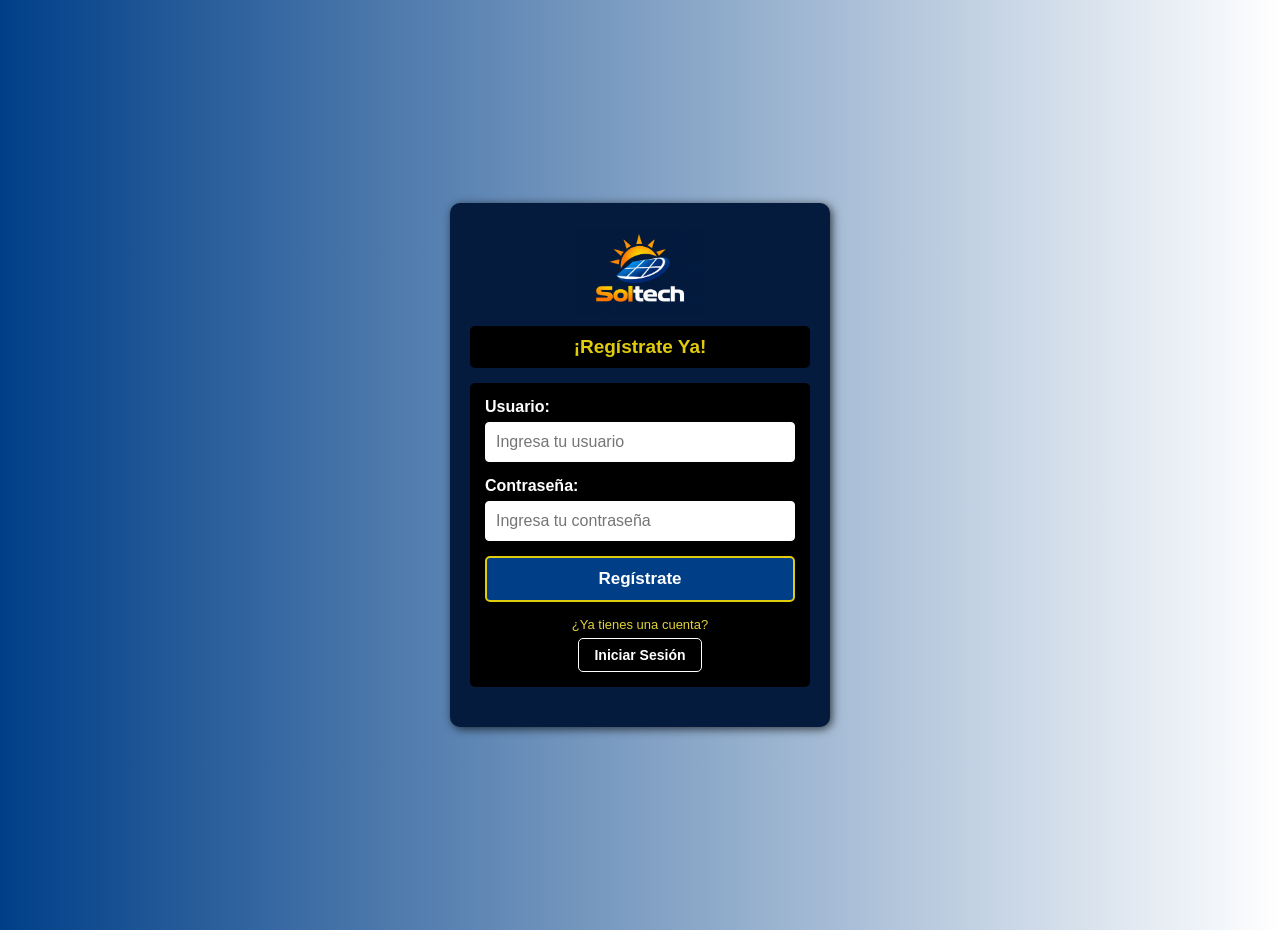
<file: index.html>
<!DOCTYPE html>
<html lang="es">

<head>
    <meta charset="UTF-8">
    <meta name="viewport" content="width=device-width, initial-scale=1.0">
    <title>SolTech | Registro e Inicio de Sesión</title>
    <link rel="stylesheet" href="estilos.css">
</head>

<body>
    <div class="caja_principal">
        <!-- SECCIÓN REGISTRO -->
        <div id="div1" class="visible">
            <div class="Caja">
                <div class="Caja2">
                    <div class="Caja2_div1">
                        <img src="img/Logo-Solari.png" alt="Logo SolTech">
                    </div>

                    <div class="Caja2_div2">
                        <p>¡Regístrate Ya!</p>
                    </div>

                    <div class="Caja2_div3">
                        <div class="campo">
                            <label for="usuario">Usuario:</label>
                            <div class="caja_1">
                                <input type="text" id="usuario" name="usuario" placeholder="Ingresa tu usuario" autocomplete="username">
                            </div>
                        </div>

                        <div class="campo">
                            <label for="password">Contraseña:</label>
                            <div class="caja_1">
                                <input type="password" id="password" name="password" placeholder="Ingresa tu contraseña" autocomplete="new-password">
                            </div>
                        </div>

                        <div class="Caja2_div4">
                            <button type="button" class="boton" onclick="Inicio()">Regístrate</button>
                        </div>

                        <div class="Caja2_div5">
                            <p>¿Ya tienes una cuenta?</p>
                            <button type="button" class="boton boton-secundario" onclick="mostrar('div2')">Iniciar Sesión</button>
                        </div>
                    </div>
                </div>
            </div>
        </div>

        <!-- SECCIÓN INICIO DE SESIÓN -->
        <div id="div2" class="oculto">
            <div class="Caja">
                <div class="Caja2">
                    <div class="Caja2_div1">
                        <img src="img/Logo-Solari.png" alt="Logo SolTech">
                    </div>

                    <div class="Caja2_div2">
                        <p>Iniciar Sesión</p>
                    </div>

                    <div class="Caja2_div3">
                        <div class="campo">
                            <label for="usuario1">Usuario:</label>
                            <div class="caja_1">
                                <input type="text" id="usuario1" name="usuario1" placeholder="Ingresa tu usuario" autocomplete="username">
                            </div>
                        </div>

                        <div class="campo">
                            <label for="password1">Contraseña:</label>
                            <div class="caja_1">
                                <input type="password" id="password1" name="password1" placeholder="Ingresa tu contraseña" autocomplete="current-password">
                            </div>
                        </div>

                        <div class="Caja2_div4">
                            <button type="button" class="boton" onclick="Inicio1()">Iniciar Sesión</button>
                        </div>

                        <div class="Caja2_div5">
                            <p>¿No tienes una cuenta?</p>
                            <button type="button" class="boton boton-secundario" onclick="mostrar('div1')">Regístrate</button>
                        </div>
                    </div>
                </div>
            </div>
        </div>
    </div>

    <script src="codigo.js"></script>
</body>

</html>
</file>
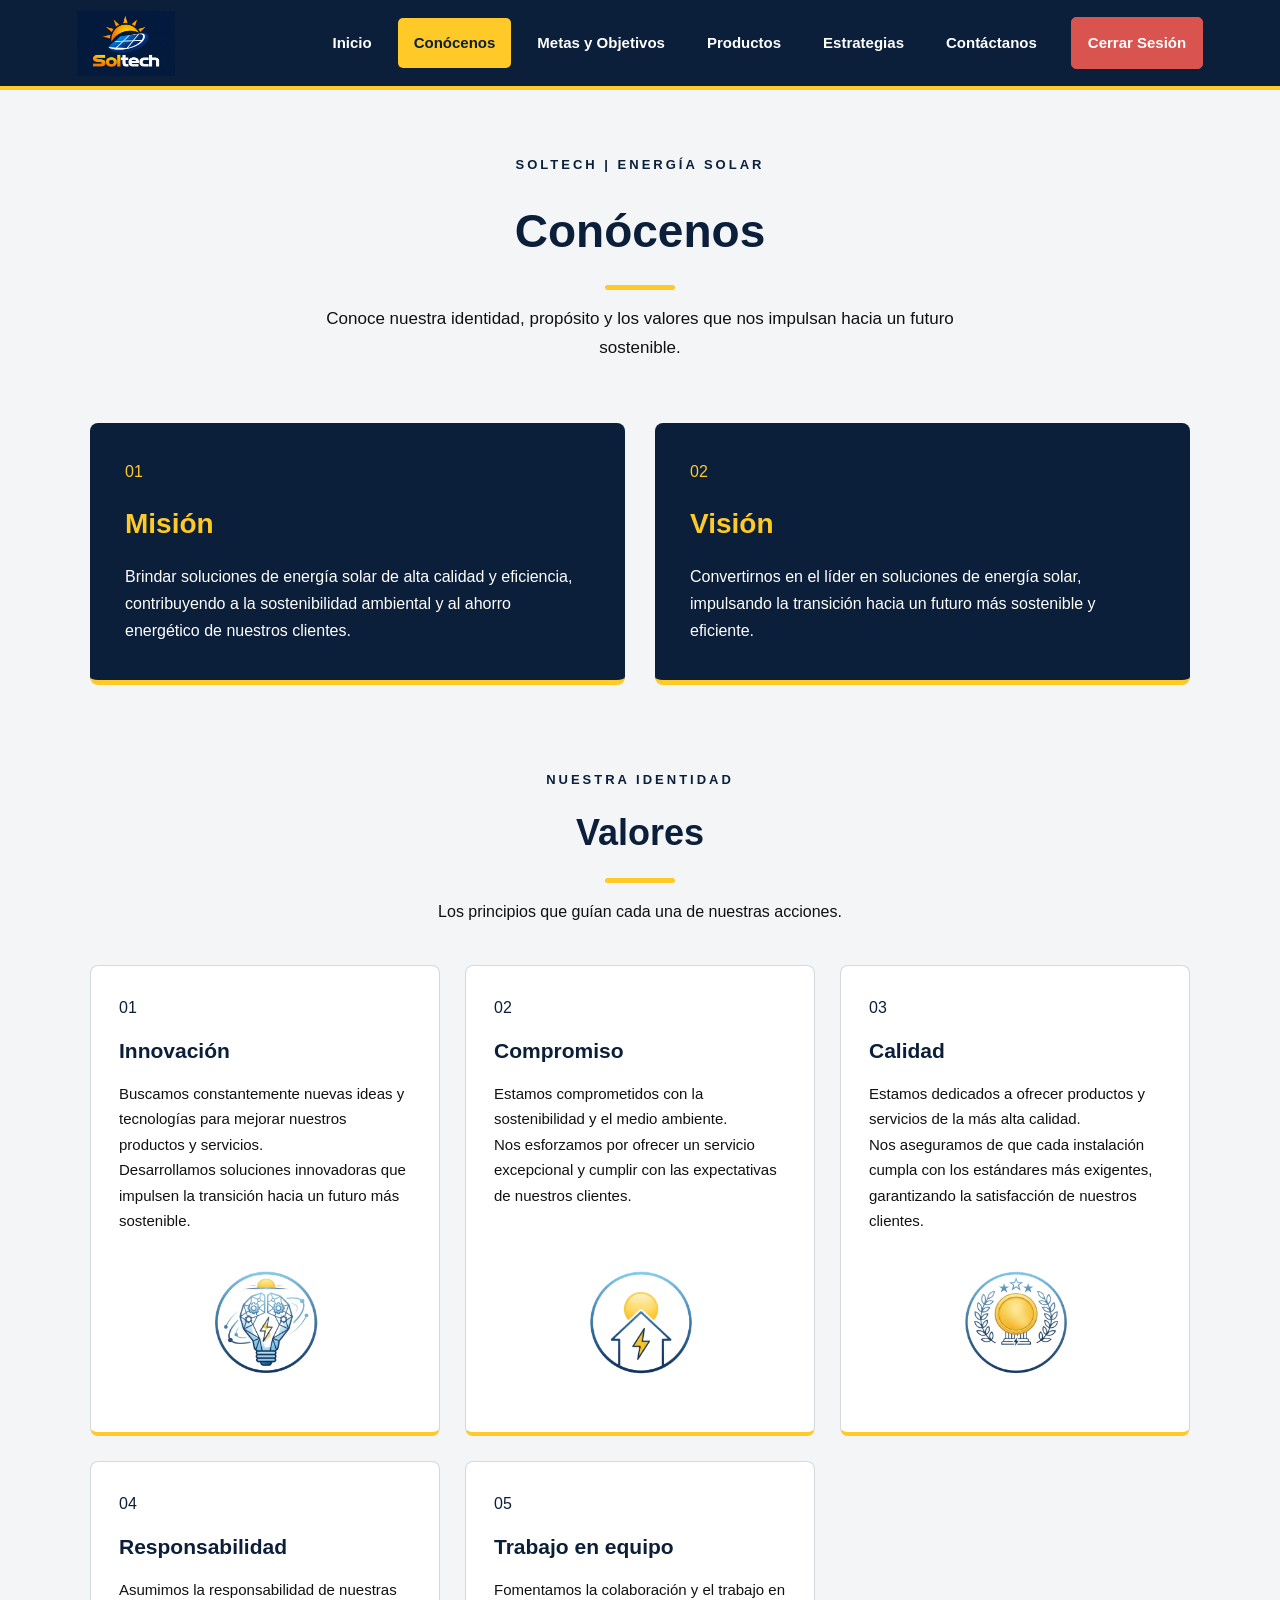
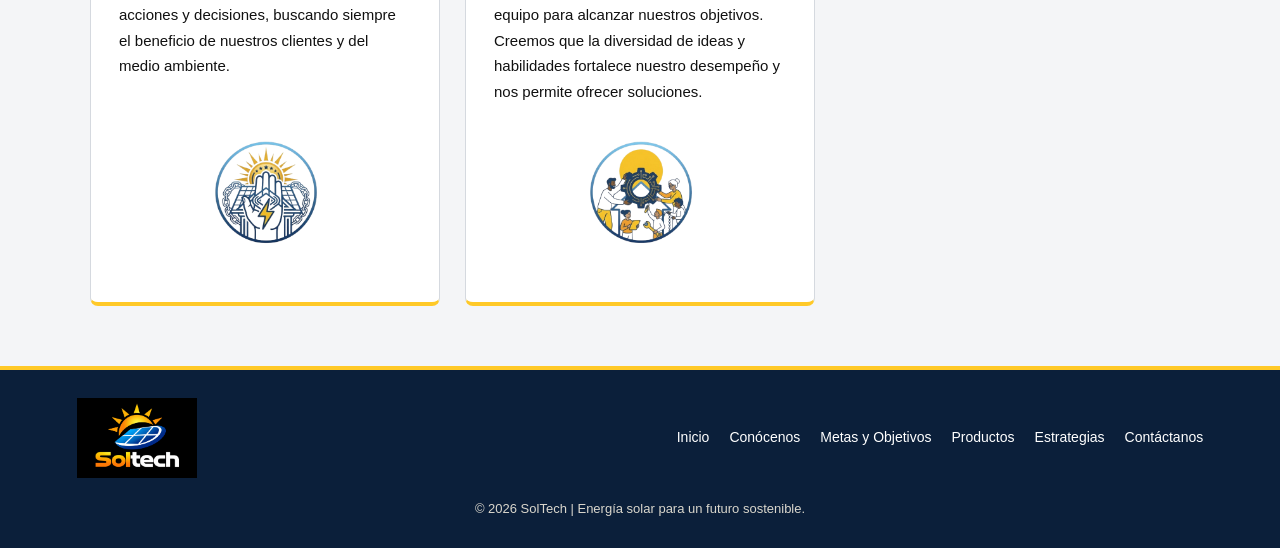
<file: conocenos.html>
<!DOCTYPE html>
<html lang="es">

<head>
    <meta charset="UTF-8">
    <meta name="viewport" content="width=device-width, initial-scale=1.0">
    <title>SolTech | Conócenos</title>
    <link rel="stylesheet" href="conocenos.css">
</head>

<body>

    <!-- NAVEGACIÓN UNIFICADA -->
    <nav class="navbar">

        <a class="logo" href="inicio.html">
            <img src="img/Logo-Solari.png" alt="Logo SolTech">
        </a>

        <div class="nav-links">
            <a href="inicio.html">Inicio</a>
            <a href="conocenos.html" class="activo">Conócenos</a>
            <a href="metas-objetivos.html">Metas y Objetivos</a>
            <a href="productos.html">Productos</a>
            <a href="estrategias.html">Estrategias</a>
            <a href="contactanos.html">Contáctanos</a>
            <a href="index.html" class="btn-cerrar-sesion">Cerrar Sesión</a>
        </div>

    </nav>

    <!-- CONTENIDO -->
    <main class="contenido">

        <header class="encabezado">
            <span class="etiqueta">SOLTECH | ENERGÍA SOLAR</span>
            <h1>Conócenos</h1>
            <div class="linea"></div>

            <p>
                Conoce nuestra identidad, propósito y los valores
                que nos impulsan hacia un futuro sostenible.
            </p>
        </header>

        <!-- MISIÓN Y VISIÓN -->
        <section class="presentacion">

            <article class="bloque">
                <span class="numero">01</span>
                <h2>Misión</h2>

                <p>
                    Brindar soluciones de energía solar de alta calidad y eficiencia,
                    contribuyendo a la sostenibilidad ambiental y al ahorro energético
                    de nuestros clientes.
                </p>
            </article>

            <article class="bloque">
                <span class="numero">02</span>
                <h2>Visión</h2>

                <p>
                    Convertirnos en el líder en soluciones de energía solar,
                    impulsando la transición hacia un futuro más sostenible y eficiente.
                </p>
            </article>

        </section>

        <!-- VALORES -->
        <section class="seccion-valores">

            <header class="titulo-valores">
                <span class="etiqueta">NUESTRA IDENTIDAD</span>
                <h2>Valores</h2>
                <div class="linea"></div>

                <p>Los principios que guían cada una de nuestras acciones.</p>
            </header>

            <div class="valores-container">

                <article class="valor">
                    <span class="numero">01</span>
                    <h3>Innovación</h3>
                    <p>
                        Buscamos constantemente nuevas ideas y tecnologías
                        para mejorar nuestros productos y servicios.
                    </p>
                    <p>
                        Desarrollamos soluciones innovadoras que impulsen la transición hacia un futuro más sostenible.
                    </p>
                    <img src="img/innovacion.png" alt="Innovación" width="200" height="170">
                </article>

                <article class="valor">
                    <span class="numero">02</span>
                    <h3>Compromiso</h3>
                    <p>
                        Estamos comprometidos con la sostenibilidad
                        y el medio ambiente.
                    </p>
                    <p>
                        Nos esforzamos por ofrecer un servicio excepcional
                        y cumplir con las expectativas de nuestros clientes.
                    </p>
                    <img src="img/Gemini_Generated_Image_dfj1f4dfj1f4dfj1-removebg-preview.png" alt="Compromiso" width="200" height="170">
                </article>

                <article class="valor">
                    <span class="numero">03</span>
                    <h3>Calidad</h3>
                    <p>
                        Estamos dedicados a ofrecer productos y servicios
                        de la más alta calidad.
                    </p>
                    <p>
                        Nos aseguramos de que cada instalación cumpla con los estándares más exigentes,
                        garantizando la satisfacción de nuestros clientes.
                    </p>
                    <img src="img/calidad2.png" alt="Calidad" width="200" height="170">
                </article>

                <article class="valor">
                    <span class="numero">04</span>
                    <h3>Responsabilidad</h3>
                    <p>
                        Asumimos la responsabilidad de nuestras acciones y decisiones,
                        buscando siempre el beneficio de nuestros clientes
                        y del medio ambiente.
                    </p>
                    <img src="img/responsabilidad.png" alt="Responsabilidad" width="200" height="170">
                </article>

                <article class="valor">
                    <span class="numero">05</span>
                    <h3>Trabajo en equipo</h3>
                    <p>
                        Fomentamos la colaboración y el trabajo en equipo
                        para alcanzar nuestros objetivos.
                    </p>
                    <p>
                        Creemos que la diversidad de ideas y habilidades fortalece nuestro desempeño y nos permite ofrecer soluciones.
                    </p>
                    <img src="img/trabajo.png" alt="Trabajo en equipo" width="200" height="170">
                </article>

            </div>

        </section>

    </main>

    <script>
        window.difyChatbotConfig = {
            token: 'cLyvxLPdxic33GrJ',
            baseUrl: 'https://udify.app',
            inputs: {},
            systemVariables: {},
            userVariables: {
                user_id: 'padre_' + Math.random().toString(36).substring(2, 9)
            },
        };
    </script>
    <script src="https://udify.app/embed.min.js" id="cLyvxLPdxic33GrJ" defer>
    </script>
    <style>
        #dify-chatbot-bubble-button {
            background-color: #1C64F2 !important;
        }

        #dify-chatbot-bubble-window {
            width: 24rem !important;
            height: 40rem !important;
        }
    </style>

    <!-- PIE DE PÁGINA UNIFICADO -->
    <footer class="footer">

        <a href="inicio.html" class="footer-logo">
            <img src="img/logo-Solari-fondo.png" alt="Logo SolTech">
        </a>

        <div class="footer-text">
            <a href="inicio.html">Inicio</a>
            <a href="conocenos.html">Conócenos</a>
            <a href="metas-objetivos.html">Metas y Objetivos</a>
            <a href="productos.html">Productos</a>
            <a href="estrategias.html">Estrategias</a>
            <a href="contactanos.html">Contáctanos</a>
        </div>

        <p>© 2026 SolTech | Energía solar para un futuro sostenible.</p>

    </footer>

</body>
</html>
</file>
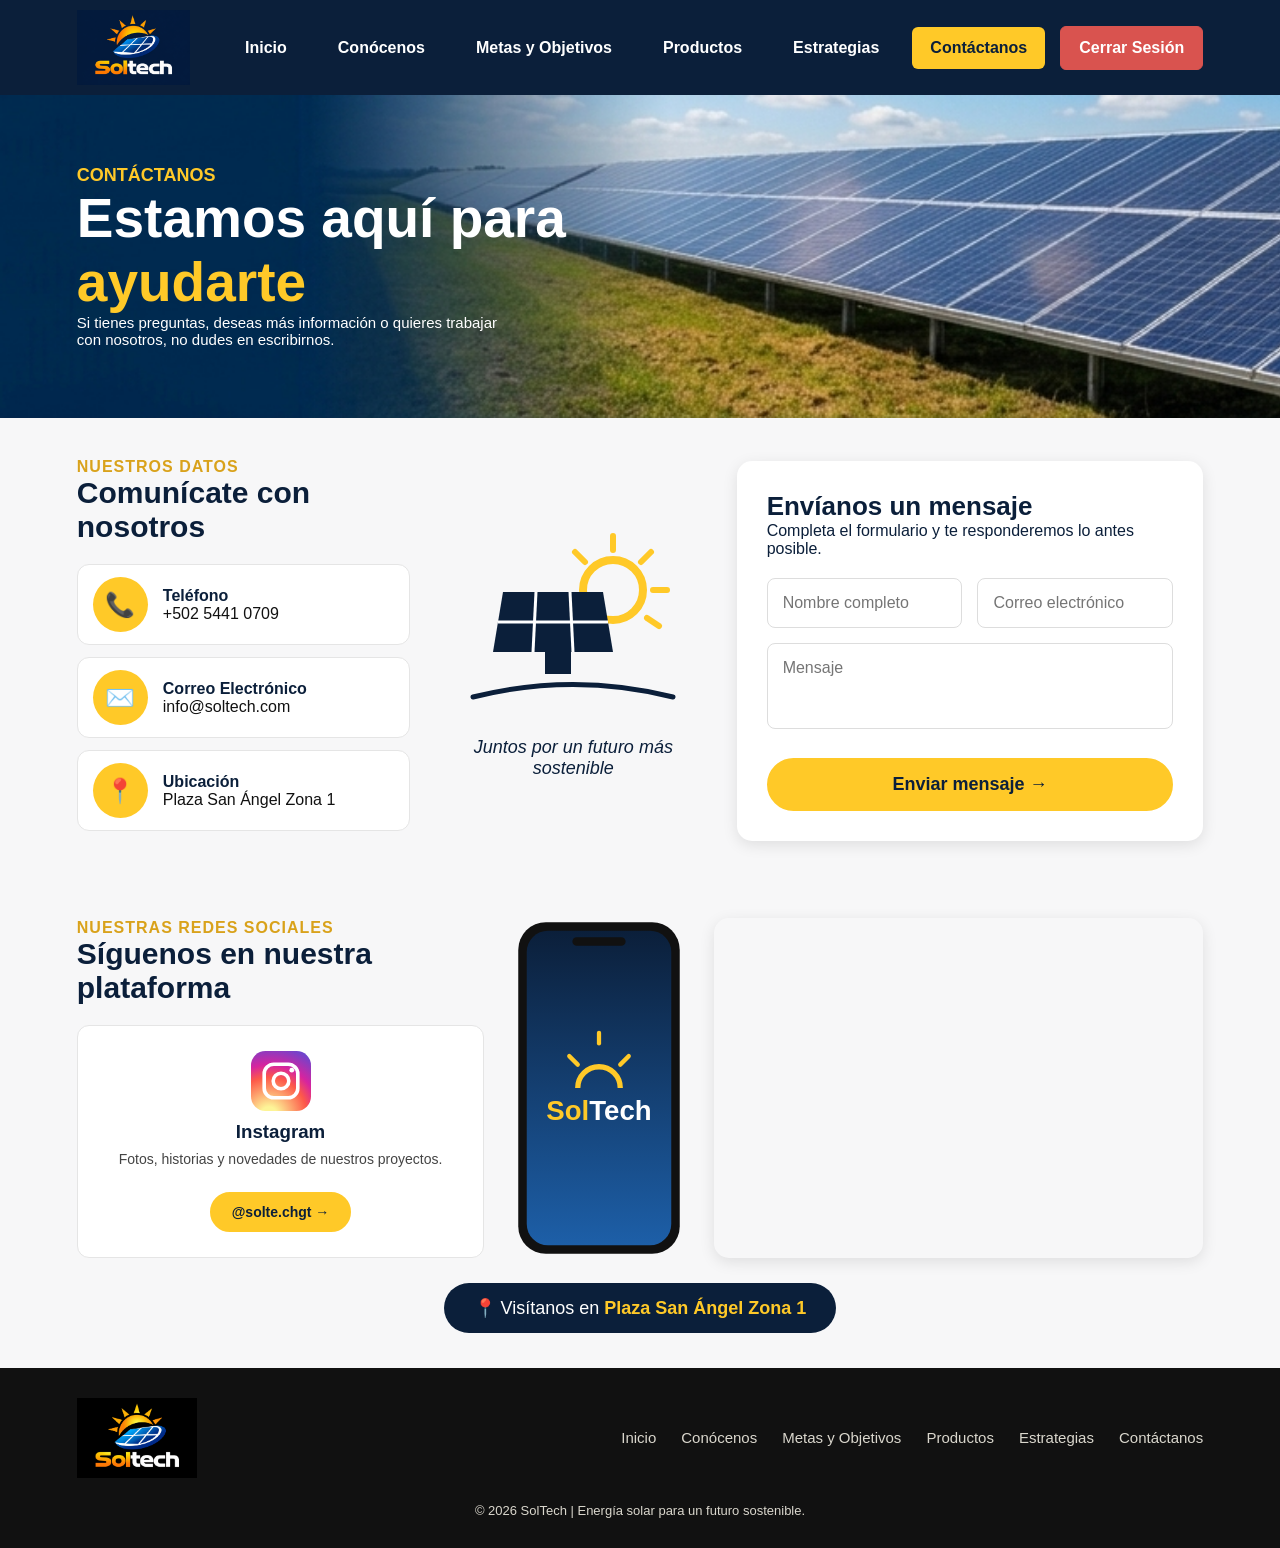
<file: contactanos.html>
<!DOCTYPE html>
<html lang="es">

<head>
    <meta charset="UTF-8">
    <meta name="viewport" content="width=device-width, initial-scale=1.0">
    <title>SolTech | Contáctanos</title>
    <link rel="stylesheet" href="contactanos.css">
</head>

<body>

    <!-- NAVEGACIÓN UNIFICADA -->
    <nav class="navbar">
        <a class="logo" href="inicio.html">
            <img src="img/Logo-Solari.png" alt="Logo SolTech">
        </a>

        <div class="nav-links">
            <a href="inicio.html">Inicio</a>
            <a href="conocenos.html">Conócenos</a>
            <a href="metas-objetivos.html">Metas y Objetivos</a>
            <a href="productos.html">Productos</a>
            <a href="estrategias.html">Estrategias</a>
            <a href="contactanos.html" class="activo">Contáctanos</a>
            <a href="index.html" class="btn-cerrar-sesion">Cerrar Sesión</a>
        </div>
    </nav>

    <section class="caja4">
        <div class="caja5">
            <h4>CONTÁCTANOS</h4>
            <h1>Estamos aquí para <br>
                <strong>ayudarte</strong>
            </h1>
            <p>Si tienes preguntas, deseas más información o quieres trabajar <br> con nosotros, no dudes en
                escribirnos.
            </p>
        </div>
    </section>

    <section class="caja6">

        <div class="caja7">
            <h4>NUESTROS DATOS</h4>
            <h2>Comunícate con nosotros</h2>

            <div class="caja8">
                <span class="caja9">📞</span>
                <div>
                    <strong>Teléfono</strong>
                    <p>+502 5441 0709</p>
                </div>
            </div>

            <div class="caja8">
                <span class="caja9">✉️</span>
                <div>
                    <strong>Correo Electrónico</strong>
                    <p>info@soltech.com</p>
                </div>
            </div>

            <div class="caja8">
                <span class="caja9">📍</span>
                <div>
                    <strong>Ubicación</strong>
                    <p>Plaza San Ángel Zona 1</p>
                </div>
            </div>
        </div>

        <div class="caja10">
            <img src="img/panel-solar.svg" alt="Panel solar">
            <p>Juntos por un futuro más sostenible</p>
        </div>

        <div class="caja11">
            <h2>Envíanos un mensaje</h2>
            <p>Completa el formulario y te responderemos lo antes posible.</p>

            <form id="form-contacto">
                <div class="caja12">
                    <input type="text" id="nombre" placeholder="Nombre completo" required>
                    <input type="email" id="correo" placeholder="Correo electrónico" required>
                </div>
                <textarea id="mensaje" placeholder="Mensaje" rows="3" required></textarea>
                <button type="submit" class="boton">Enviar mensaje →</button>
            </form>
        </div>

    </section>

    <section class="caja13">

        <div class="caja14">
            <h4>NUESTRAS REDES SOCIALES</h4>
            <h2>Síguenos en nuestra plataforma</h2>

            <div class="caja15">
                <img src="img/instagram.svg" alt="Instagram">
                <h3>Instagram</h3>
                <p>Fotos, historias y novedades de nuestros proyectos.</p>
                <a href="https://www.instagram.com/solte.chgt" target="_blank" rel="noopener noreferrer" class="boton">@solte.chgt →</a>
            </div>
        </div>

        <img class="caja16" src="img/telefono.svg" alt="SolTech en el celular">

        <div class="caja17">
            <iframe
                src="https://www.google.com/maps/embed?pb=!1m18!1m12!1m3!1d3860.453319289467!2d-90.52243662615764!3d14.630189876354175!2m3!1f0!2f0!3f0!3m2!1i1024!2i768!4f13.1!3m3!1m2!1s0x8589a2239d340405%3A0x79cc338c217181da!2sPlaza%20San%20%C3%81ngel%20Zona%201!5e0!3m2!1ses-419!2sgt!4v1794798390684!5m2!1ses-419!2sgt"
                allowfullscreen="" loading="lazy" referrerpolicy="strict-origin-when-cross-origin"></iframe>
        </div>

        <p class="caja18">📍 Visítanos en <strong>Plaza San Ángel Zona 1</strong></p>

    </section>

    <!-- PIE DE PÁGINA UNIFICADO -->
    <footer class="footer">

        <a href="inicio.html" class="footer-logo">
            <img src="img/logo-Solari-fondo.png" alt="Logo SolTech">
        </a>

        <div class="footer-text">
            <a href="inicio.html">Inicio</a>
            <a href="conocenos.html">Conócenos</a>
            <a href="metas-objetivos.html">Metas y Objetivos</a>
            <a href="productos.html">Productos</a>
            <a href="estrategias.html">Estrategias</a>
            <a href="contactanos.html">Contáctanos</a>
        </div>

        <p>© 2026 SolTech | Energía solar para un futuro sostenible.</p>

    </footer>

    <script>
        document.getElementById("form-contacto").addEventListener("submit", function (e) {
            e.preventDefault();
            const nombre = document.getElementById("nombre").value.trim();
            alert("¡Gracias, " + nombre + "! Tu mensaje fue enviado a SolTech.");
            this.reset();
        });
    </script>

    <script>
        window.difyChatbotConfig = {
            token: 'cLyvxLPdxic33GrJ',
            baseUrl: 'https://udify.app',
            inputs: {},
            systemVariables: {},
            userVariables: {
                user_id: 'padre_' + Math.random().toString(36).substring(2, 9)
            },
        };
    </script>
    <script src="https://udify.app/embed.min.js" id="cLyvxLPdxic33GrJ" defer>
    </script>
    <style>
        #dify-chatbot-bubble-button {
            background-color: #1C64F2 !important;
        }

        #dify-chatbot-bubble-window {
            width: 24rem !important;
            height: 40rem !important;
        }
    </style>

</body>

</html>
</file>
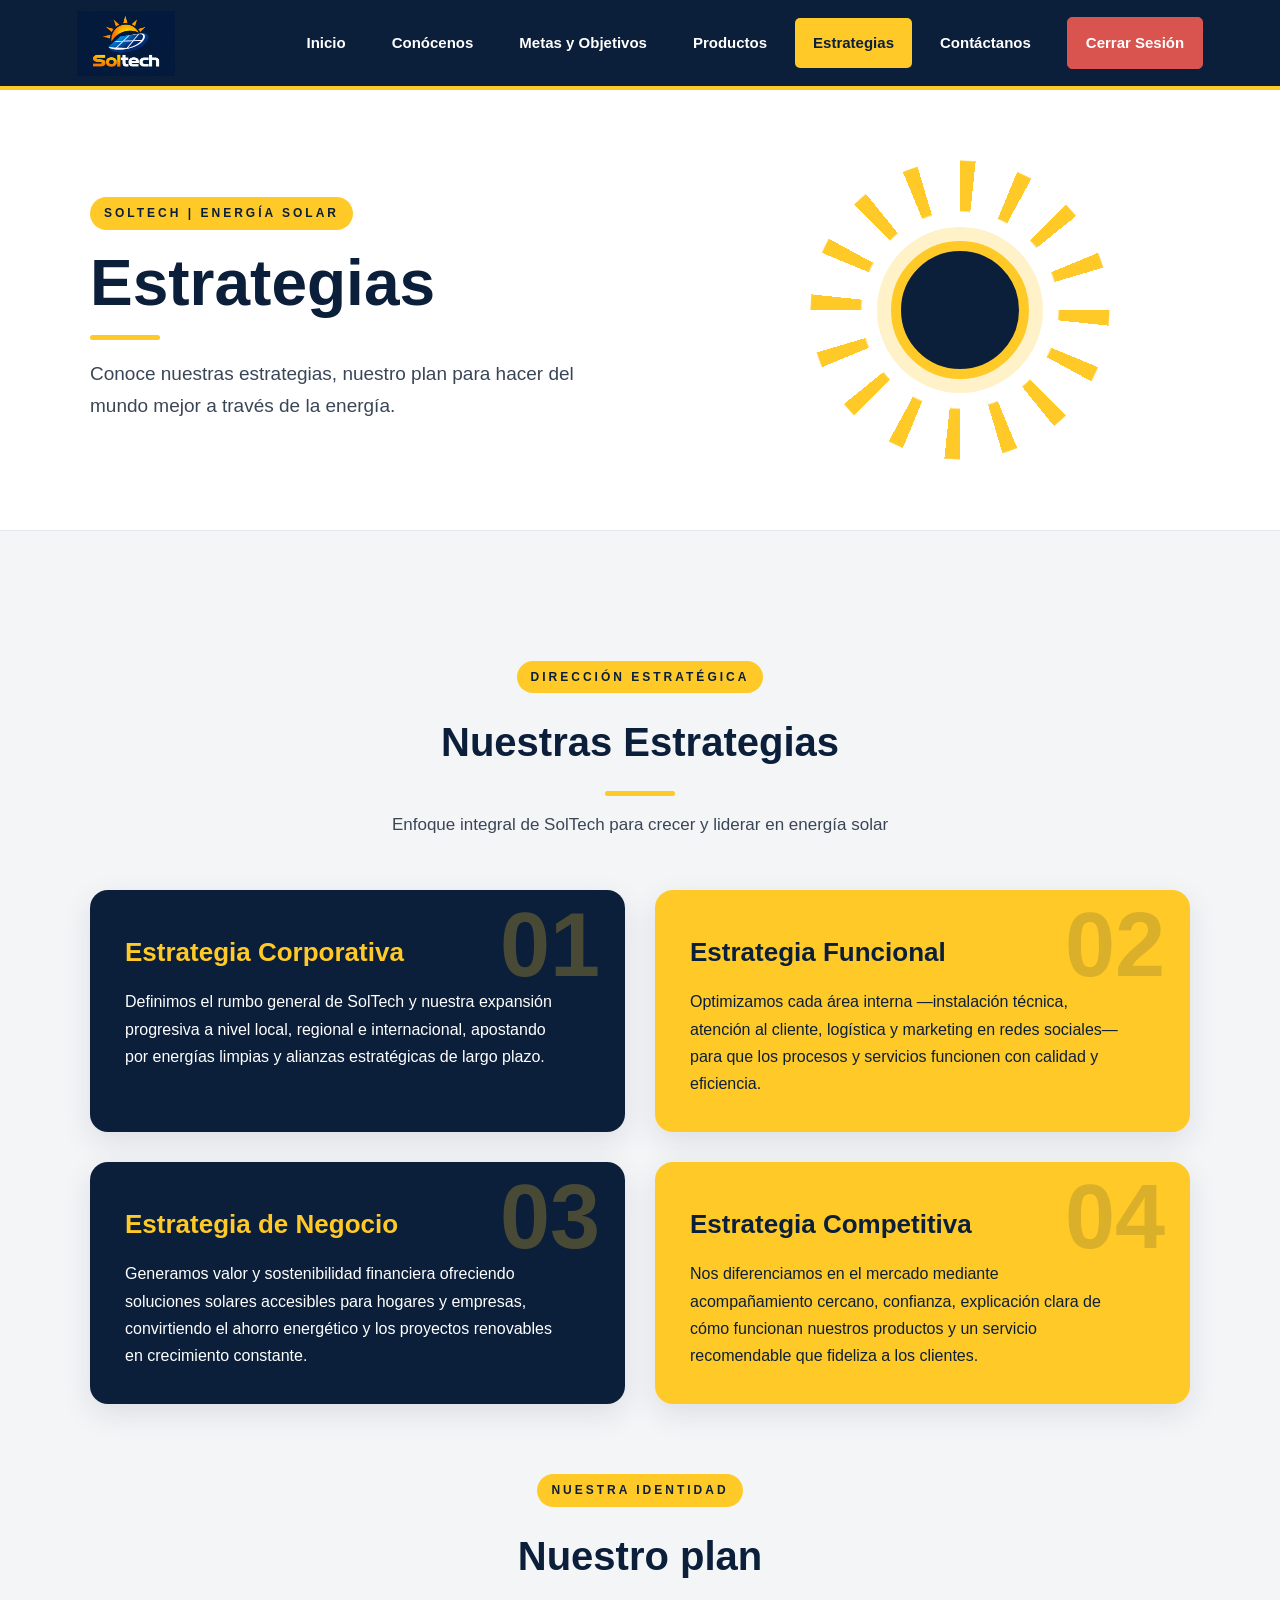
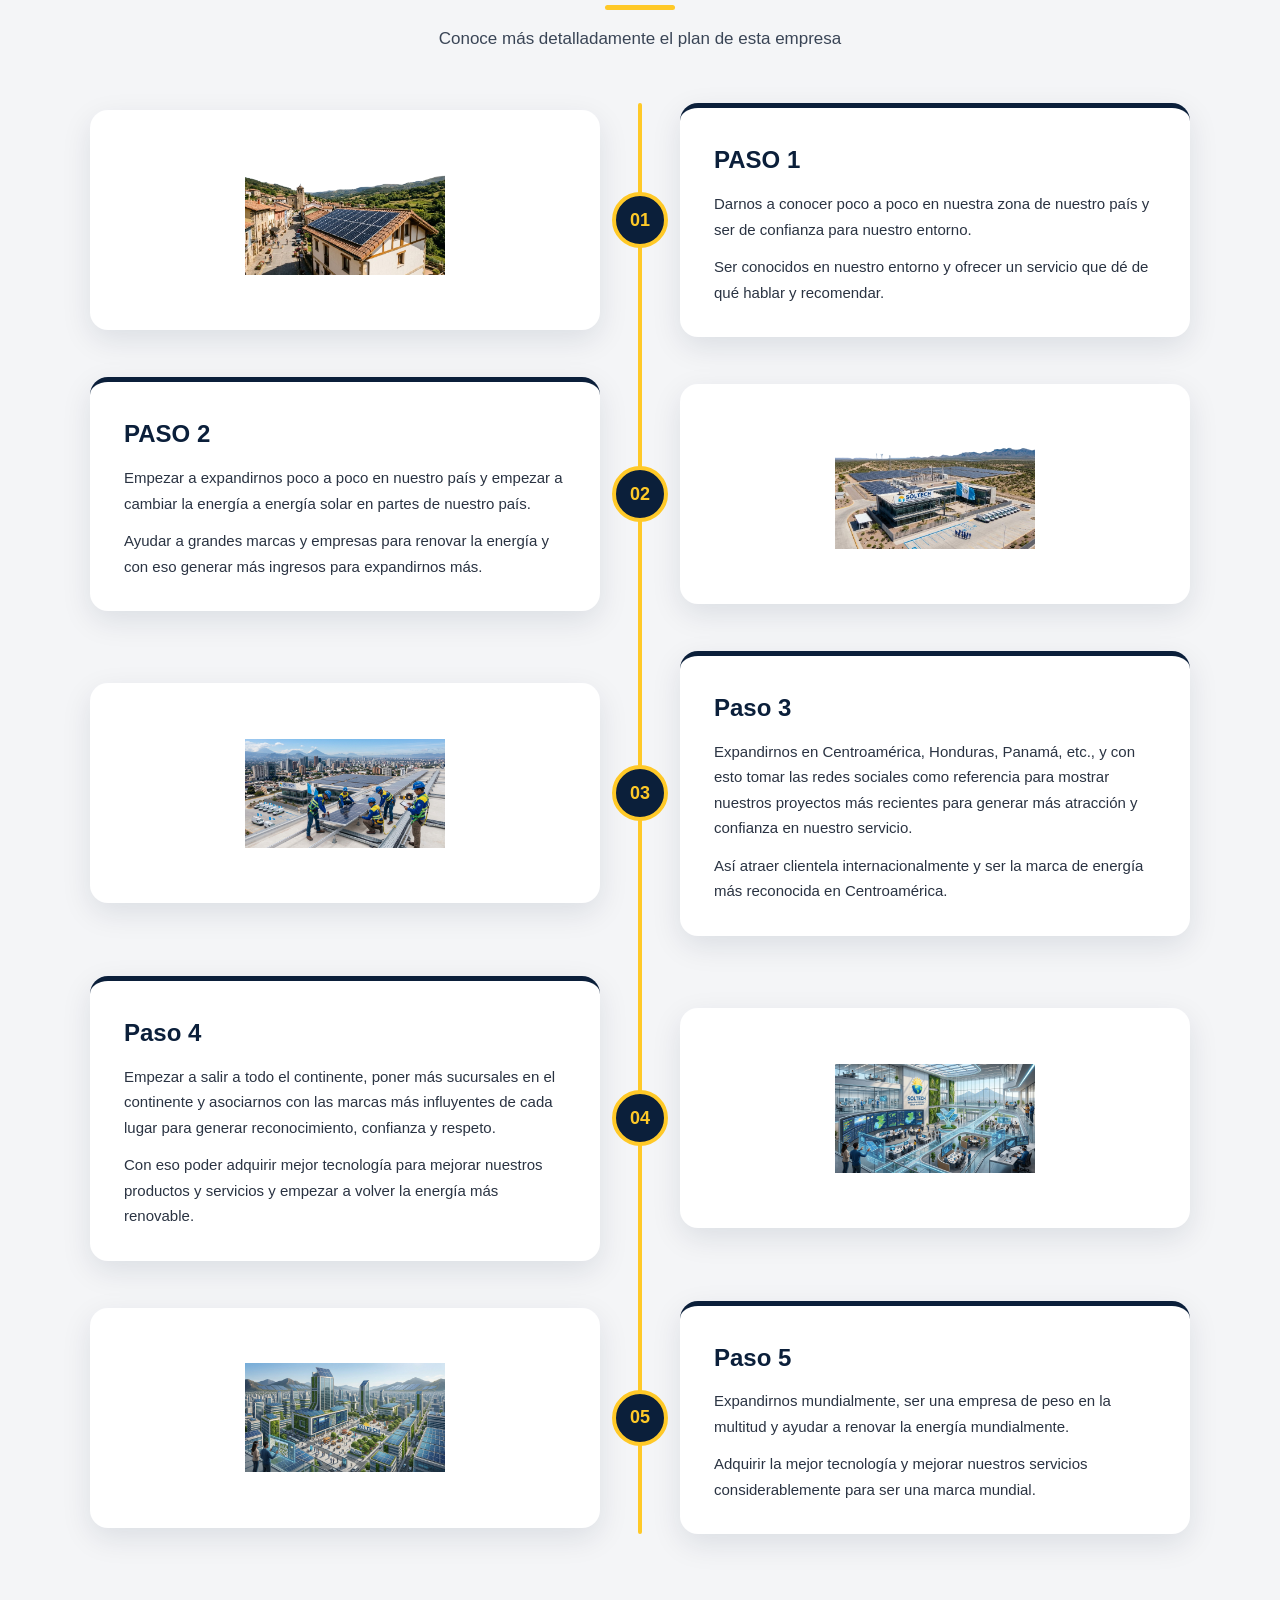
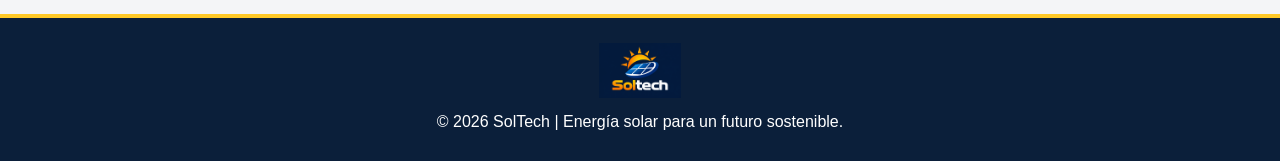
<file: estrategias.html>
<!DOCTYPE html>
<html lang="es">

<head>
    <meta charset="UTF-8">
    <meta name="viewport" content="width=device-width, initial-scale=1.0">
    <title>SolTech | Estrategias</title>

    <link rel="stylesheet" href="estrategias.css">
</head>

<body>

    <!-- NAVEGACION -->
    <nav class="navbar">

        <a class="logo" href="inicio.html">
            <img src="img/Logo-Solari.png" alt="Logo SolTech">
        </a>

        <div class="nav-links">
            <a href="inicio.html">Inicio</a>
            <a href="conocenos.html">Conócenos</a>
            <a href="metas-objetivos.html">Metas y Objetivos</a>
            <a href="productos.html">Productos</a>
            <a href="estrategias.html" class="activo">Estrategias</a>
            <a href="contactanos.html">Contáctanos</a>
            <a href="index.html" class="btn-cerrar-sesion">Cerrar Sesión</a>
        </div>

    </nav>

    <!-- ENCABEZADO / HERO -->
    <header class="hero">
        <div class="hero-contenido">
            <div class="hero-texto">
                <span class="etiqueta">SOLTECH | ENERGÍA SOLAR</span>
                <h1>Estrategias</h1>
                <div class="linea"></div>

                <p>
                    Conoce nuestras estrategias, nuestro plan para
                    hacer del mundo mejor a través de la energía.
                </p>
            </div>

            <div class="sol" aria-hidden="true">
                <div class="sol-rayos"></div>
                <div class="sol-centro"></div>
            </div>
        </div>
    </header>

    <!-- CONTENIDO -->
    <main class="contenido">

        <!-- 4 ESTRATEGIAS SOLICITADAS -->
        <section class="seccion-valores">
            <header class="titulo-valores">
                <span class="etiqueta">DIRECCIÓN ESTRATÉGICA</span>
                <h2>Nuestras Estrategias</h2>
                <div class="linea"></div>
                <p>Enfoque integral de SolTech para crecer y liderar en energía solar</p>
            </header>

            <section class="presentacion">
                <article class="bloque">
                    <span class="numero">01</span>
                    <h2>Estrategia Corporativa</h2>
                    <p>
                        Definimos el rumbo general de SolTech y nuestra expansión progresiva a nivel local, regional e internacional, apostando por energías limpias y alianzas estratégicas de largo plazo.
                    </p>
                </article>

                <article class="bloque bloque-claro">
                    <span class="numero">02</span>
                    <h2>Estrategia Funcional</h2>
                    <p>
                        Optimizamos cada área interna —instalación técnica, atención al cliente, logística y marketing en redes sociales— para que los procesos y servicios funcionen con calidad y eficiencia.
                    </p>
                </article>

                <article class="bloque">
                    <span class="numero">03</span>
                    <h2>Estrategia de Negocio</h2>
                    <p>
                        Generamos valor y sostenibilidad financiera ofreciendo soluciones solares accesibles para hogares y empresas, convirtiendo el ahorro energético y los proyectos renovables en crecimiento constante.
                    </p>
                </article>

                <article class="bloque bloque-claro">
                    <span class="numero">04</span>
                    <h2>Estrategia Competitiva</h2>
                    <p>
                        Nos diferenciamos en el mercado mediante acompañamiento cercano, confianza, explicación clara de cómo funcionan nuestros productos y un servicio recomendable que fideliza a los clientes.
                    </p>
                </article>
            </section>
        </section>

        <!-- PLAN POR PASOS -->
        <section class="seccion-valores">

            <header class="titulo-valores">
                <span class="etiqueta">NUESTRA IDENTIDAD</span>
                <h2>Nuestro plan</h2>
                <div class="linea"></div>

                <p>Conoce más detalladamente el plan de esta empresa</p>
            </header>

            <div class="valores-container">

                <article class="valor">
                    <div class="valor-imagen">
                        <img src="img/Paso 1.png" alt="Paso 1" width="200" height="170">
                    </div>
                    <div class="valor-texto">
                        <span class="numero">01</span>
                        <h3>PASO 1</h3>
                        <p>
                            Darnos a conocer poco a poco en nuestra zona de nuestro país y ser de confianza para nuestro
                            entorno.
                        </p>
                        <p>
                            Ser conocidos en nuestro entorno y ofrecer un servicio que dé de qué hablar y recomendar.
                        </p>
                    </div>
                </article>

                <article class="valor">
                    <div class="valor-imagen">
                        <img src="img/Paso 2.png" alt="Paso 2" width="200" height="170">
                    </div>
                    <div class="valor-texto">
                        <span class="numero">02</span>
                        <h3>PASO 2</h3>
                        <p>
                            Empezar a expandirnos poco a poco en nuestro país y empezar a cambiar la energía a energía
                            solar en partes de nuestro país.
                        </p>
                        <p>
                            Ayudar a grandes marcas y empresas para renovar la energía y con eso generar más ingresos
                            para expandirnos más.
                        </p>
                    </div>
                </article>

                <article class="valor">
                    <div class="valor-imagen">
                        <img src="img/Paso 3.jpeg" alt="Paso 3" width="200" height="170">
                    </div>
                    <div class="valor-texto">
                        <span class="numero">03</span>
                        <h3>Paso 3</h3>
                        <p>
                            Expandirnos en Centroamérica, Honduras, Panamá, etc., y con esto tomar las redes sociales
                            como referencia para mostrar nuestros proyectos más recientes para generar más atracción y
                            confianza en nuestro servicio.
                        </p>
                        <p>
                            Así atraer clientela internacionalmente y ser la marca de energía más reconocida en
                            Centroamérica.
                        </p>
                    </div>
                </article>

                <article class="valor">
                    <div class="valor-imagen">
                        <img src="img/Paso 4.jpeg" alt="Paso 4" width="200" height="170">
                    </div>
                    <div class="valor-texto">
                        <span class="numero">04</span>
                        <h3>Paso 4</h3>
                        <p>
                            Empezar a salir a todo el continente, poner más sucursales en el continente y asociarnos con
                            las marcas más influyentes de cada lugar para generar reconocimiento, confianza y respeto.
                        </p>
                        <p>
                            Con eso poder adquirir mejor tecnología para mejorar nuestros productos y servicios y
                            empezar a volver la energía más renovable.
                        </p>
                    </div>
                </article>

                <article class="valor">
                    <div class="valor-imagen">
                        <img src="img/Paso 5.jpeg" alt="Paso 5" width="200" height="170">
                    </div>
                    <div class="valor-texto">
                        <span class="numero">05</span>
                        <h3>Paso 5</h3>
                        <p>
                            Expandirnos mundialmente, ser una empresa de peso en la multitud y ayudar a renovar la energía mundialmente.
                        </p>
                        <p>
                            Adquirir la mejor tecnología y mejorar nuestros servicios considerablemente para ser una marca mundial.
                        </p>
                    </div>
                </article>

            </div>

        </section>

    </main>

    <script>
        window.difyChatbotConfig = {
            token: 'cLyvxLPdxic33GrJ',
            baseUrl: 'https://udify.app',
            inputs: {},
            systemVariables: {},
            userVariables: {
                user_id: 'padre_' + Math.random().toString(36).substring(2, 9)
            },
        }
    </script>
    <script src="https://udify.app/embed.min.js" id="cLyvxLPdxic33GrJ" defer></script>
    <style>
        #dify-chatbot-bubble-button {
            background-color: #1C64F2 !important;
        }

        #dify-chatbot-bubble-window {
            width: 24rem !important;
            height: 40rem !important;
        }
    </style>

    <!-- PIE DE PAGINA -->
    <footer class="footer">
        <img src="img/Logo-Solari.png" alt="Logo SolTech" class="footer-logo">
        <p>© 2026 SolTech | Energía solar para un futuro sostenible.</p>
    </footer>

</body>

</html>
</file>
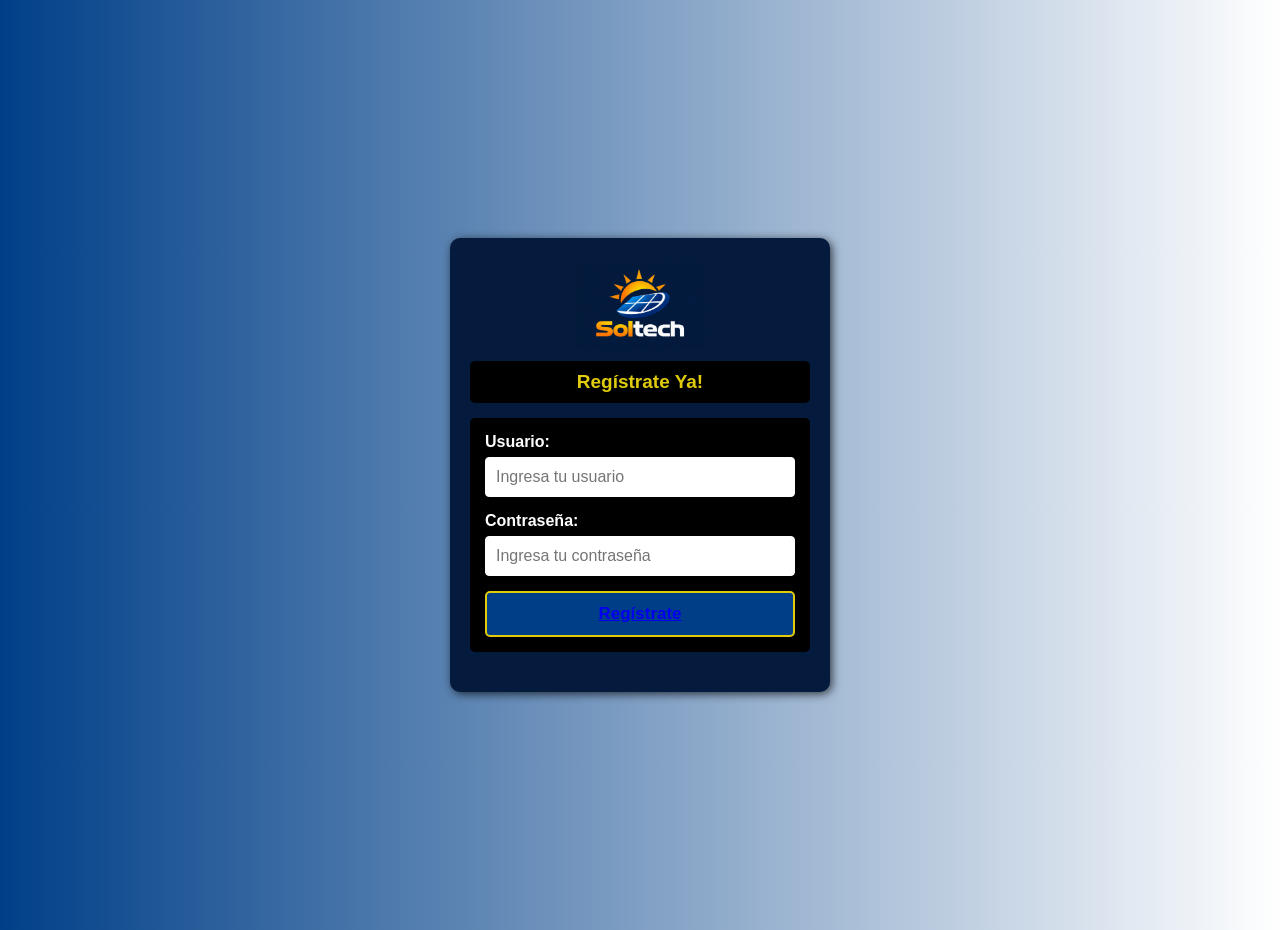
<file: inicioyregistro.html>
<!DOCTYPE html>
<html lang="es">

<head>
    <meta charset="UTF-8">
    <meta name="viewport" content="width=device-width, initial-scale=1.0">
    <title>Registro</title>
    <link rel="stylesheet" href="estilos.css">
    <script src="codigo.js"></script>
</head>

<body>
    <div class="caja_principal">
        <div id="div1" class="visible">
            <div class="Caja">
                <div class="Caja2">
                    <div class="Caja2_div1">
                        <img src="img/Logo-Solari.png" alt="Logo del colegio" width="300px" height="250px">
                    </div>

                    <div class="Caja2_div2">
                        <p>Regístrate Ya!</p>
                    </div>

                    <div class="Caja2_div3">
                        <div class="campo">
                            <label for="usuario"><p>Usuario:</p></label>
                            <div class="caja_1">
                                <input type="text" id="usuario" name="usuario" placeholder="Ingresa tu usuario">
                            </div>
                        </div>

                        <div class="campo">
                            <label for="password"><p>Contraseña:</p></label>
                            <div class="caja_1">
                                <input type="password" id="password" name="password"
                                    placeholder="Ingresa tu contraseña">
                            </div>
                        </div>

                        <div class="Caja2_div4">
                            <button type="button" class="boton" onclick="mostrar('div2')"><a href="#"
                                    onclick="Inicio()"><p>Regístrate</p></a></button>
                        </div>
                    </div>
                </div>
            </div>
        </div>


        <div class="caja_principal1">
            <div id="div2" class="oculto">
                <div class="caja1">
                    <div class="Caja2">
                        <div class="Caja2_div1">
                            <img src="img/Logo-Solari.png" alt="Logo del colegio" width="300px" height="250px">
                        </div>

                        <div class="Caja2_div2">
                            <p>Iniciar Sesión</p>
                        </div>

                        <div class="Caja2_div3">
                            <div class="campo">
                                <label for="usuario_login"><p>Usuario:</p></label>
                                <div class="caja_1">
                                    <input type="text" id="usuario1" name="usuario1" placeholder="Ingresa tu usuario">
                                </div>
                            </div>

                            <div class="campo">
                                <label for="password_login"><p>Contraseña:</p></label>
                                <div class="caja_1">
                                    <input type="password" id="password1" name="password1"
                                        placeholder="Ingresa tu contraseña">
                                </div>
                            </div>

                            <div class="Caja2_div4">
                                <button class="boton" value="Ingresar" onclick="Inicio1()"><p>Iniciar Sesión</p></button>
                            </div>
                        </div>
                    </div>
                </div>
            </div>
        </div>
    </div>

    <script src="codigo.js"></script>
</body>

</html>
</file>
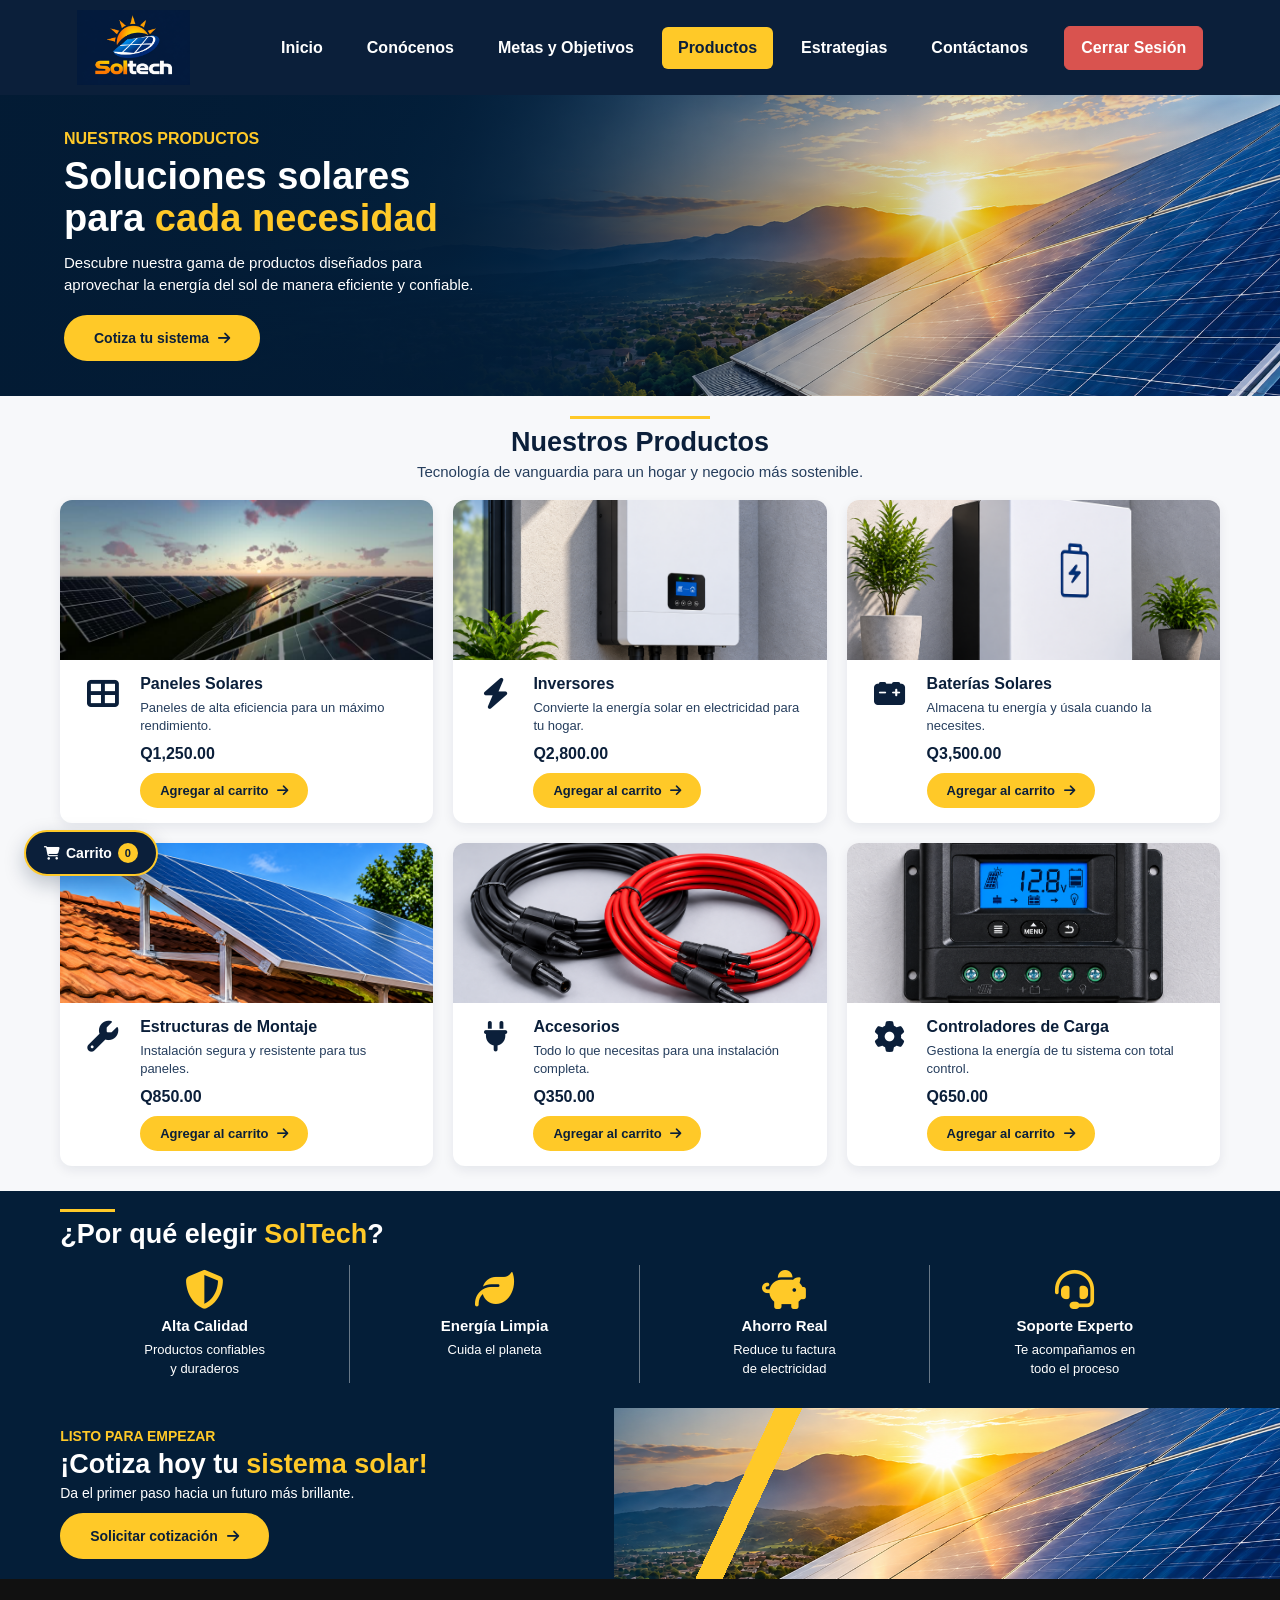
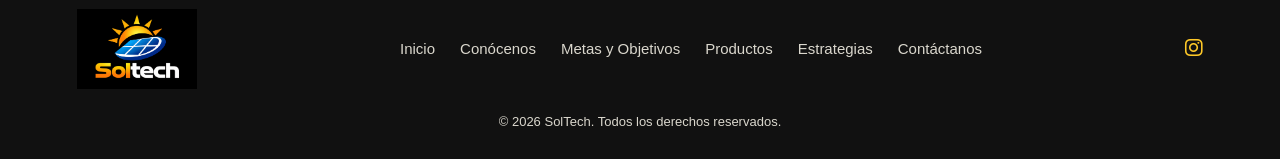
<file: productos.html>
<!DOCTYPE html>
<html lang="es">

<head>
    <meta charset="UTF-8">
    <meta name="viewport" content="width=device-width, initial-scale=1.0">
    <title>Productos | SolTech</title>

    <link rel="stylesheet" href="productos.css">
    <link rel="stylesheet"
        href="https://cdnjs.cloudflare.com/ajax/libs/font-awesome/6.5.2/css/all.min.css">
</head>

<body>

    <!-- NAVEGACIÓN UNIFICADA -->
    <nav class="navbar">
        <a class="logo" href="inicio.html">
            <img src="img/Logo-Solari.png" alt="Logo SolTech">
        </a>

        <div class="nav-links">
            <a href="inicio.html">Inicio</a>
            <a href="conocenos.html">Conócenos</a>
            <a href="metas-objetivos.html">Metas y Objetivos</a>
            <a href="productos.html" class="activo">Productos</a>
            <a href="estrategias.html">Estrategias</a>
            <a href="contactanos.html">Contáctanos</a>
            <a href="index.html" class="btn-cerrar-sesion">Cerrar Sesión</a>
        </div>
    </nav>

    <!-- BOTÓN FLOTANTE DE CARRITO (PARA NO ALTERAR EL NAVBAR) -->
    <button class="cart-button cart-floating" onclick="toggleCart()" aria-label="Abrir carrito">
        <i class="fa-solid fa-cart-shopping"></i>
        <span>Carrito</span>
        <span class="cart-count" id="cart-count">0</span>
    </button>


    <!-- PORTADA -->
    <section class="hero-productos">

        <div class="hero-content">

            <h4>NUESTROS PRODUCTOS</h4>

            <h1>
                Soluciones solares<br>
                para <strong>cada necesidad</strong>
            </h1>

            <p>
                Descubre nuestra gama de productos diseñados para<br>
                aprovechar la energía del sol de manera eficiente y confiable.
            </p>

            <a href="#productos" class="boton">
                Cotiza tu sistema
                <i class="fa-solid fa-arrow-right"></i>
            </a>

        </div>

    </section>


    <!-- PRODUCTOS -->
    <section class="productos-section" id="productos">

        <div class="section-title">

            <span></span>

            <h2>Nuestros Productos</h2>

            <p>
                Tecnología de vanguardia para un hogar y negocio más sostenible.
            </p>

        </div>


        <div class="principal">

            <!-- PRODUCTO 1 -->
            <div class="producto-card">

                <div class="producto-imagen">
                    <img src="img/panel-fondo.png" alt="Paneles solares">
                </div>

                <div class="producto-info">

                    <i class="fa-solid fa-table-cells-large producto-icon"></i>

                    <div class="producto-texto">

                        <h3>Paneles Solares</h3>

                        <p>
                            Paneles de alta eficiencia para un máximo rendimiento.
                        </p>

                        <h4 class="precio">Q1,250.00</h4>

                        <button class="boton producto-boton"
                            onclick="agregarCarrito('Paneles Solares', 1250)">
                            Agregar al carrito
                            <i class="fa-solid fa-arrow-right"></i>
                        </button>

                    </div>

                </div>

            </div>


            <!-- PRODUCTO 2 -->
            <div class="producto-card">

                <div class="producto-imagen">
                    <img src="img/inversor-solar.png" alt="Inversor solar">
                </div>

                <div class="producto-info">

                    <i class="fa-solid fa-bolt producto-icon"></i>

                    <div class="producto-texto">

                        <h3>Inversores</h3>

                        <p>
                            Convierte la energía solar en electricidad para tu hogar.
                        </p>

                        <h4 class="precio">Q2,800.00</h4>

                        <button class="boton producto-boton"
                            onclick="agregarCarrito('Inversores', 2800)">
                            Agregar al carrito
                            <i class="fa-solid fa-arrow-right"></i>
                        </button>

                    </div>

                </div>

            </div>


            <!-- PRODUCTO 3 -->
            <div class="producto-card">

                <div class="producto-imagen">
                    <img src="img/bateria.png" alt="Baterías solares">
                </div>

                <div class="producto-info">

                    <i class="fa-solid fa-car-battery producto-icon"></i>

                    <div class="producto-texto">

                        <h3>Baterías Solares</h3>

                        <p>
                            Almacena tu energía y úsala cuando la necesites.
                        </p>

                        <h4 class="precio">Q3,500.00</h4>

                        <button class="boton producto-boton"
                            onclick="agregarCarrito('Baterías Solares', 3500)">
                            Agregar al carrito
                            <i class="fa-solid fa-arrow-right"></i>
                        </button>

                    </div>

                </div>

            </div>


            <!-- PRODUCTO 4 -->
            <div class="producto-card">

                <div class="producto-imagen">
                    <img src="img/estructura-solar.png" alt="Estructuras de montaje">
                </div>

                <div class="producto-info">

                    <i class="fa-solid fa-wrench producto-icon"></i>

                    <div class="producto-texto">

                        <h3>Estructuras de Montaje</h3>

                        <p>
                            Instalación segura y resistente para tus paneles.
                        </p>

                        <h4 class="precio">Q850.00</h4>

                        <button class="boton producto-boton"
                            onclick="agregarCarrito('Estructuras de Montaje', 850)">
                            Agregar al carrito
                            <i class="fa-solid fa-arrow-right"></i>
                        </button>

                    </div>

                </div>

            </div>


            <!-- PRODUCTO 5 -->
            <div class="producto-card">

                <div class="producto-imagen">
                    <img src="img/cables-solar.png" alt="Accesorios solares">
                </div>

                <div class="producto-info">

                    <i class="fa-solid fa-plug producto-icon"></i>

                    <div class="producto-texto">

                        <h3>Accesorios</h3>

                        <p>
                            Todo lo que necesitas para una instalación completa.
                        </p>

                        <h4 class="precio">Q350.00</h4>

                        <button class="boton producto-boton"
                            onclick="agregarCarrito('Accesorios', 350)">
                            Agregar al carrito
                            <i class="fa-solid fa-arrow-right"></i>
                        </button>

                    </div>

                </div>

            </div>


            <!-- PRODUCTO 6 -->
            <div class="producto-card">

                <div class="producto-imagen">
                    <img src="img/controlador-carga.png" alt="Controlador de carga">
                </div>

                <div class="producto-info">

                    <i class="fa-solid fa-gear producto-icon"></i>

                    <div class="producto-texto">

                        <h3>Controladores de Carga</h3>

                        <p>
                            Gestiona la energía de tu sistema con total control.
                        </p>

                        <h4 class="precio">Q650.00</h4>

                        <button class="boton producto-boton"
                            onclick="agregarCarrito('Controladores de Carga', 650)">
                            Agregar al carrito
                            <i class="fa-solid fa-arrow-right"></i>
                        </button>

                    </div>

                </div>

            </div>

        </div>

    </section>


    <!-- FONDO DEL CARRITO -->
    <div class="cart-overlay" id="cart-overlay" onclick="toggleCart()"></div>


    <!-- CARRITO -->
    <aside class="cart-panel" id="cart-panel">

        <div class="cart-header">

            <h2>Mi carrito</h2>

            <button onclick="toggleCart()" aria-label="Cerrar carrito">
                <i class="fa-solid fa-xmark"></i>
            </button>

        </div>

        <div id="cart-items" class="cart-items">
            <p class="cart-empty">Tu carrito está vacío.</p>
        </div>

        <div class="cart-footer">

            <p id="cart-quantity">Productos seleccionados: 0</p>

            <p id="cart-total">Total: Q0.00</p>

            <button type="button" class="boton" onclick="solicitarCotizacion()">
                Solicitar cotización
                <i class="fa-solid fa-arrow-right"></i>
            </button>

        </div>

    </aside>


    <!-- BENEFICIOS -->
    <section class="beneficios" id="beneficios">

        <div class="beneficios-contenido">

            <span class="beneficios-linea"></span>

            <h2>
                ¿Por qué elegir <strong>SolTech</strong>?
            </h2>

            <div class="engasado">

                <div class="beneficio">

                    <i class="fa-solid fa-shield-halved"></i>

                    <h3>Alta Calidad</h3>

                    <p>Productos confiables<br>y duraderos</p>

                </div>

                <div class="beneficio">

                    <i class="fa-solid fa-leaf"></i>

                    <h3>Energía Limpia</h3>

                    <p>Cuida el planeta</p>

                </div>

                <div class="beneficio">

                    <i class="fa-solid fa-piggy-bank"></i>

                    <h3>Ahorro Real</h3>

                    <p>Reduce tu factura<br>de electricidad</p>

                </div>

                <div class="beneficio">

                    <i class="fa-solid fa-headset"></i>

                    <h3>Soporte Experto</h3>

                    <p>Te acompañamos en<br>todo el proceso</p>

                </div>

            </div>

        </div>

    </section>


    <!-- COTIZACIÓN -->
    <section class="cotizacion" id="cotizacion">

        <div class="cotizacion-texto">

            <h4>LISTO PARA EMPEZAR</h4>

            <h2>
                ¡Cotiza hoy tu <strong>sistema solar!</strong>
            </h2>

            <p>
                Da el primer paso hacia un futuro más brillante.
            </p>

            <a href="contactanos.html" class="boton">
                Solicitar cotización
                <i class="fa-solid fa-arrow-right"></i>
            </a>

        </div>

    </section>

    <script>
        window.difyChatbotConfig = {
            token: 'cLyvxLPdxic33GrJ',
            baseUrl: 'https://udify.app',
            inputs: {},
            systemVariables: {},
            userVariables: {
                user_id: 'padre_' + Math.random().toString(36).substring(2, 9)
            },
        };
    </script>
    <script src="https://udify.app/embed.min.js" id="cLyvxLPdxic33GrJ" defer></script>
    <style>
        #dify-chatbot-bubble-button {
            background-color: #1C64F2 !important;
        }

        #dify-chatbot-bubble-window {
            width: 24rem !important;
            height: 40rem !important;
        }
    </style>

    <!-- FOOTER UNIFICADO -->
    <footer class="footer">

        <a href="inicio.html" class="footer-logo">
            <img src="img/logo-Solari-fondo.png" alt="Logo SolTech">
        </a>

        <div class="footer-text">
            <a href="inicio.html">Inicio</a>
            <a href="conocenos.html">Conócenos</a>
            <a href="metas-objetivos.html">Metas y Objetivos</a>
            <a href="productos.html">Productos</a>
            <a href="estrategias.html">Estrategias</a>
            <a href="contactanos.html">Contáctanos</a>
        </div>

        <div class="footer-social">
            <a href="https://www.instagram.com/solte.chgt/"
                target="_blank" rel="noopener noreferrer">
                <i class="fa-brands fa-instagram"></i>
            </a>
        </div>

        <p>© 2026 SolTech. Todos los derechos reservados.</p>

    </footer>

    <script src="productos.js"></script>

</body>
</html>
</file>
<file: estilos.css>
* {
    margin: 0;
    padding: 0;
    box-sizing: border-box;
}

/* Ocultar elementos */
.oculto {
    display: none !important;
}

/* Mostrar elementos como Flex centrado */
.visible {
    display: flex !important;
    justify-content: center !important;
    align-items: center !important;
    width: 100% !important;
}

/* Contenedor principal de los formularios */
.caja_principal {
    display: flex;
    justify-content: center;
    align-items: center;
    width: 100%;
    min-height: 100vh;
}

.Caja {
    display: flex;
    justify-content: center;
    align-items: center;
    width: 100%;
}

.caja_1 {
    width: 100%;
    display: flex;
    justify-content: center;
}

body {
    display: flex;
    justify-content: center;
    align-items: center;
    min-height: 100vh;
    background: linear-gradient(to right, #003f88, #FFFFFF);
    font-family: Arial, Helvetica, sans-serif;
    margin: 0;
    padding: 15px;
    overflow-x: hidden;
}

/* LA CAJA DE AMBOS FORMULARIOS (ANCHO UNIFICADO Y DELGADO) */
.Caja2 {
    width: 100%;
    max-width: 380px;
    background-color: #041b3e;
    box-shadow: 2px 2px 10px rgba(0, 0, 0, 0.7);
    border-radius: 10px;
    padding: 25px 20px;
    margin: 0 auto;
}

.Caja2_div1 {
    text-align: center;
    margin-bottom: 12px;
}

/* Control estricto de la imagen para que no ensanche el registro */
.Caja2_div1 img {
    width: 100%;
    max-width: 130px;
    height: auto;
    margin: 0 auto;
    display: block;
    object-fit: contain;
}

.Caja2_div2 {
    text-align: center;
    background-color: #000000;
    padding: 10px;
    color: #e0cb0d;
    font-size: 19px;
    font-weight: bold;
    border-radius: 5px;
    margin-bottom: 15px;
}

.Caja2_div3 {
    background-color: #000000;
    color: #e0cb0d;
    padding: 15px;
    border-radius: 5px;
    margin-bottom: 15px;
}

.Caja2_div3 .campo {
    margin-bottom: 15px;
    width: 100%;
}

.Caja2_div3 label {
    display: block;
    color: #FFFFFF;
    margin-bottom: 6px;
    font-weight: bold;
    text-align: left;
}

.Caja2_div3 input {
    width: 100%;
    padding: 10px;
    border: 1px solid #FFFFFF;
    border-radius: 4px;
    font-size: 16px;
    color: #111111;
    background-color: #FFFFFF;
}

.Caja2_div3 input:focus {
    outline: none;
    border-color: #e0cb0d;
}

/* BOTÓN PRINCIPAL */
.Caja2_div4 {
    margin-top: 15px;
    text-align: center;
}

.Caja2_div4 button {
    background-color: #003f88;
    border: 2px solid #e0cb0d;
    color: #FFFFFF;
    font-size: 17px;
    font-weight: bold;
    width: 100%;
    padding: 11px;
    border-radius: 5px;
    cursor: pointer;
    transition: all 0.25s ease;
}

.Caja2_div4 button:hover {
    background-color: #e0cb0d;
    color: #000000;
}

/* SECCIÓN CAMBIO DE FORMULARIO */
.Caja2_div5 {
    margin-top: 15px;
    display: flex;
    flex-direction: column;
    align-items: center;
    gap: 6px;
}

.Caja2_div5 p {
    font-size: 13px;
    color: #e2d139;
    text-align: center;
}

.Caja2_div5 button {
    background-color: transparent;
    border: 1px solid #FFFFFF;
    color: #FFFFFF;
    font-size: 14px;
    font-weight: bold;
    padding: 8px 15px;
    border-radius: 5px;
    cursor: pointer;
    transition: all 0.25s ease;
}

.Caja2_div5 button:hover {
    background-color: #FFFFFF;
    color: #041b3e;
}
</file>
<file: conocenos.css>
:root {
    --azul: #0B1F3A;
    --amarillo: #FFC928;
    --negro: #111111;
    --blanco: #FFFFFF;
    --gris: #F4F5F7;
}

* {
    margin: 0;
    padding: 0;
    box-sizing: border-box;
}

body {
    font-family: Arial, Helvetica, sans-serif;
    background: var(--gris);
    color: var(--negro);
    line-height: 1.7;
    overflow-x: hidden;
}

/* NAVEGACIÓN UNIFICADA */
.navbar {
    width: 100%;
    min-height: 90px;
    background: var(--azul);
    padding: 10px 6%;
    display: flex;
    align-items: center;
    justify-content: space-between;
    gap: 20px;
    border-bottom: 4px solid var(--amarillo);
}

.logo {
    display: flex;
    align-items: center;
    flex-shrink: 0;
}

.logo img {
    height: 65px;
    width: auto;
    display: block;
}

.nav-links {
    display: flex;
    align-items: center;
    flex-wrap: wrap;
    gap: 10px;
}

.nav-links a {
    display: block;
    color: var(--blanco);
    text-decoration: none;
    font-size: 15px;
    font-weight: bold;
    padding: 12px 16px;
    border-radius: 5px;
    white-space: nowrap;
    transition: background-color 0.2s, color 0.2s;
}

.nav-links a:hover,
.nav-links a.activo {
    background: var(--amarillo);
    color: var(--azul);
}

.nav-links a.btn-cerrar-sesion {
    background-color: #d9534f;
    color: var(--blanco);
    border: 1px solid #d9534f;
    margin-left: 8px;
}

.nav-links a.btn-cerrar-sesion:hover {
    background-color: #b52b27;
    border-color: #b52b27;
    color: var(--blanco);
}

/* CONTENIDO */
.contenido {
    max-width: 1150px;
    margin: 0 auto;
    padding: 60px 25px;
}

/* ENCABEZADO */
.encabezado {
    text-align: center;
    margin-bottom: 60px;
}

.etiqueta {
    color: var(--azul);
    font-size: 13px;
    font-weight: bold;
    letter-spacing: 3px;
}

.encabezado h1 {
    font-size: 46px;
    color: var(--azul);
    font-weight: bold;
    margin: 15px 0;
}

.linea {
    width: 70px;
    height: 5px;
    background: var(--amarillo);
    margin: 15px auto;
    border-radius: 5px;
}

.encabezado p {
    max-width: 650px;
    margin: 0 auto;
    font-size: 17px;
}

/* MISIÓN Y VISIÓN */
.presentacion {
    display: grid;
    grid-template-columns: repeat(2, 1fr);
    gap: 30px;
}

.bloque {
    background: var(--azul);
    color: var(--blanco);
    padding: 35px;
    border-radius: 8px;
    border-bottom: 5px solid var(--amarillo);
}

.bloque .numero {
    color: var(--amarillo);
}

.bloque h2 {
    color: var(--amarillo);
    font-size: 28px;
    margin: 15px 0;
}

.bloque p {
    color: var(--blanco);
    font-size: 16px;
}

/* VALORES */
.seccion-valores {
    margin-top: 80px;
}

.titulo-valores {
    text-align: center;
    margin-bottom: 40px;
}

.titulo-valores h2 {
    color: var(--azul);
    font-size: 36px;
    margin: 10px 0;
}

.valores-container {
    display: grid;
    grid-template-columns: repeat(3, 1fr);
    gap: 25px;
}

.valor {
    background: var(--blanco);
    padding: 28px;
    border: 1px solid #D5D9DF;
    border-bottom: 4px solid var(--amarillo);
    border-radius: 8px;
    display: flex;
    flex-direction: column;
    transition: background-color 0.2s;
}

.valor .numero {
    color: var(--azul);
}

.valor h3 {
    color: var(--azul);
    font-size: 21px;
    margin: 12px 0;
}

.valor p {
    color: var(--negro);
    font-size: 15px;
}

.valor img {
    display: block;
    margin: auto auto 0 auto;
    padding-top: 20px;
    object-fit: contain;
}

/* HOVER */
.valor:hover {
    background: var(--azul);
}

.valor:hover h3,
.valor:hover .numero {
    color: var(--amarillo);
}

.valor:hover p {
    color: var(--blanco);
}

/* FOOTER UNIFICADO */
.footer {
    background: var(--azul);
    color: var(--blanco);
    padding: 28px 6%;
    border-top: 4px solid var(--amarillo);
    display: flex;
    flex-wrap: wrap;
    align-items: center;
    justify-content: space-between;
    gap: 20px;
}

.footer-logo {
    display: flex;
    align-items: center;
    justify-content: center;
    flex-shrink: 0;
}

.footer-logo img {
    width: 120px;
    max-width: 100%;
    height: auto;
    object-fit: contain;
    display: block;
}

.footer-text {
    display: flex;
    flex-wrap: wrap;
    align-items: center;
    justify-content: center;
    gap: 20px;
}

.footer-text a {
    color: var(--blanco);
    text-decoration: none;
    font-size: 14px;
    transition: color 0.2s;
}

.footer-text a:hover {
    color: var(--amarillo);
}

.footer p {
    width: 100%;
    text-align: center;
    font-size: 13px;
    color: #DAD7CD;
}

/* TABLETS */
@media (max-width: 1050px) {

    .navbar {
        flex-direction: column;
        gap: 14px;
        padding: 16px 4%;
    }

    .nav-links {
        justify-content: center;
        flex-wrap: wrap;
        gap: 8px;
    }

    .nav-links a {
        font-size: 14px;
        padding: 10px 14px;
    }

    .nav-links a.btn-cerrar-sesion {
        margin-left: 0;
    }

    .presentacion {
        grid-template-columns: 1fr;
    }

    .valores-container {
        grid-template-columns: repeat(2, 1fr);
    }

    .footer {
        justify-content: center;
    }
}

/* MÓVILES */
@media (max-width: 550px) {

    .valores-container {
        grid-template-columns: 1fr;
    }

    .encabezado h1 {
        font-size: 34px;
    }

    .contenido {
        padding: 35px 15px;
    }

    .nav-links a {
        padding: 9px 10px;
        font-size: 13px;
        white-space: normal;
    }

    .footer {
        flex-direction: column;
        text-align: center;
    }

    .footer-text {
        flex-direction: column;
        gap: 12px;
    }
}
</file>
<file: contactanos.css>
* {
    box-sizing: border-box;
    margin: 0;
    padding: 0;
}

html {
    scroll-behavior: smooth;
}

body {
    font-family: Arial, Helvetica, sans-serif;
    font-weight: 400;
    color: #111111;
    background-color: #ffffff;
    width: 100%;
    overflow-x: hidden;
}

img {
    max-width: 100%;
    display: block;
}

a {
    text-decoration: none;
}

/* NAVEGACIÓN (CLASES CAJA + CLASES UNIFICADAS) */

.caja1,
.navbar {
    width: 100%;
    min-height: 90px;
    padding: 10px 6%;
    background-color: #0b1f3a;
    display: flex;
    align-items: center;
    justify-content: space-between;
    gap: 25px;
    position: relative;
    z-index: 10;
}

.caja2,
.logo {
    display: flex;
    align-items: center;
    flex-shrink: 0;
}

.caja2 img,
.logo img {
    height: 75px;
    width: auto;
    object-fit: contain;
}

.caja3,
.nav-links {
    display: flex;
    align-items: center;
    flex-wrap: wrap;
    gap: 15px;
}

.caja3 a,
.nav-links a {
    color: #ffffff;
    font-size: 16px;
    font-weight: 600;
    padding: 12px 18px;
    border-radius: 6px;
    transition: all 0.3s ease;
}

.caja3 a:hover,
.caja3 a.activo,
.nav-links a:hover,
.nav-links a.activo {
    color: #0b1f3a;
    background-color: #ffc928;
}

.nav-links a.btn-cerrar-sesion {
    background-color: #d9534f;
    color: #ffffff;
    border: 1px solid #d9534f;
}

.nav-links a.btn-cerrar-sesion:hover {
    background-color: #b52b27;
    border-color: #b52b27;
    color: #ffffff;
}

/* PORTADA */

.caja4 {
    background-image: url(img/panel-fondo1.png);
    min-height: 230px;
    background-size: cover;
    background-position: center;
    background-repeat: no-repeat;
}

.caja5 {
    padding: 70px 6%;
    color: white;
}

.caja5 h4 {
    color: #ffc928;
    font-size: 18px;
}

.caja5 h1 {
    font-size: 55px;
    font-weight: 700;
}

.caja5 strong {
    color: #ffc928;
}

.caja5 p {
    font-size: 15px;
}

/* BOTONES */

.boton {
    display: inline-block;
    background-color: #ffc928;
    color: #0b1f3a;
    padding: 14px 25px;
    margin-top: 10px;
    border-radius: 30px;
    font-weight: bold;
    text-align: center;
    cursor: pointer;
    border: 2px solid #ffc928;
    transition: all 0.3s ease;
}

.boton:hover {
    background-color: transparent;
    color: #d9a21b;
    transform: scale(1.04);
}

/* CONTACTO Y FORMULARIO */

.caja6 {
    display: grid;
    grid-template-columns: 1fr 0.8fr 1.4fr;
    gap: 30px;
    align-items: center;
    padding: 40px 6%;
    background-color: #f7f7f8;
}

.caja7 h4 {
    color: #d9a21b;
    font-size: 16px;
    letter-spacing: 1px;
}

.caja7 h2 {
    color: #0b1f3a;
    font-size: 30px;
    margin-bottom: 20px;
}

.caja8 {
    display: flex;
    align-items: center;
    gap: 15px;
    background-color: #ffffff;
    border: 1px solid #e5e5e5;
    border-radius: 12px;
    padding: 12px 15px;
    margin-bottom: 12px;
}

.caja9 {
    width: 55px;
    height: 55px;
    background-color: #ffc928;
    border-radius: 50%;
    display: flex;
    align-items: center;
    justify-content: center;
    font-size: 24px;
    flex-shrink: 0;
}

.caja8 strong {
    color: #0b1f3a;
}

.caja10 {
    text-align: center;
}

.caja10 img {
    margin: 0 auto 15px;
    max-width: 220px;
}

.caja10 p {
    font-style: italic;
    color: #0b1f3a;
    font-size: 18px;
}

.caja11 {
    background-color: #ffffff;
    padding: 30px;
    border-radius: 15px;
    box-shadow: 0 4px 15px rgba(0, 0, 0, 0.1);
}

.caja11 h2 {
    color: #0b1f3a;
    font-size: 26px;
}

.caja11 p {
    color: #0b1f3a;
    margin-bottom: 20px;
}

.caja12 {
    display: flex;
    gap: 15px;
    margin-bottom: 15px;
}

.caja11 input,
.caja11 textarea {
    width: 100%;
    padding: 15px;
    border: 1px solid #dddddd;
    border-radius: 8px;
    font-size: 16px;
    font-family: inherit;
}

.caja11 textarea {
    margin-bottom: 15px;
    resize: none;
}

.caja11 .boton {
    width: 100%;
    cursor: pointer;
    font-size: 18px;
}

/* UBICACIÓN Y MAPA */

.caja13 {
    display: grid;
    grid-template-columns: 1fr 170px 1.2fr;
    align-items: center;
    gap: 25px 30px;
    padding: 35px 6%;
    background-color: #f7f7f8;
}

.caja14 h4 {
    color: #d9a21b;
    font-size: 16px;
    letter-spacing: 1px;
}

.caja14 h2 {
    color: #0b1f3a;
    font-size: 30px;
    margin-bottom: 20px;
}

.caja15 {
    background-color: #ffffff;
    border: 1px solid #e5e5e5;
    border-radius: 12px;
    padding: 25px;
    text-align: center;
    width: 100%;
}

.caja15 img {
    width: 60px;
    height: 60px;
    margin: 0 auto 10px;
    object-fit: contain;
}

.caja15 h3 {
    color: #0b1f3a;
    margin-bottom: 8px;
}

.caja15 p {
    color: #444444;
    font-size: 14px;
    margin-bottom: 15px;
}

.caja15 .boton {
    padding: 10px 20px;
    font-size: 14px;
}

.caja16 {
    width: 170px;
    max-width: 170px;
    height: auto;
    justify-self: center;
}

.caja17 {
    width: 100%;
    height: 340px;
    border-radius: 15px;
    overflow: hidden;
    box-shadow: 0 4px 15px rgba(0, 0, 0, 0.1);
}

.caja17 iframe {
    width: 100%;
    height: 100%;
    border: 0;
}

.caja18 {
    grid-column: 1 / -1;
    justify-self: center;
    background-color: #0b1f3a;
    color: #ffffff;
    padding: 14px 30px;
    border-radius: 40px;
    font-size: 18px;
    text-align: center;
}

.caja18 strong {
    color: #ffc928;
}

/* PIE DE PÁGINA UNIFICADO */

.footer {
    display: flex;
    flex-wrap: wrap;
    align-items: center;
    justify-content: space-between;
    gap: 25px;
    background-color: #111111;
    padding: 30px 6%;
}

.footer-logo {
    display: flex;
    align-items: center;
    justify-content: center;
    flex-shrink: 0;
}

.footer-logo img {
    width: 120px;
    max-width: 100%;
    height: auto;
    object-fit: contain;
}

.footer-text {
    display: flex;
    flex-wrap: wrap;
    align-items: center;
    justify-content: center;
    gap: 25px;
}

.footer-text a {
    color: #DAD7CD;
    font-size: 15px;
    transition: color 0.3s ease;
}

.footer-text a:hover {
    color: #FFC928;
}

.footer p {
    color: #DAD7CD;
    font-size: 13px;
    text-align: center;
    width: 100%;
}

/* TABLETS */

@media screen and (max-width: 1100px) {

    .caja1,
    .navbar {
        padding: 10px 4%;
    }

    .caja3,
    .nav-links {
        gap: 5px;
    }

    .caja3 a,
    .nav-links a {
        padding: 10px 12px;
        font-size: 15px;
    }

    .caja5 h4 {
        font-size: 18px;
    }

    .caja5 h1 {
        font-size: 55px;
    }

    .caja5 p {
        font-size: 15px;
    }
}

@media screen and (max-width: 800px) {

    .caja1,
    .navbar {
        flex-direction: column;
        gap: 10px;
        padding: 15px;
    }

    .caja3,
    .nav-links {
        justify-content: center;
        flex-wrap: wrap;
    }

    .caja5 {
        padding: 50px 6%;
    }

    .caja5 h4 {
        font-size: 16px;
    }

    .caja5 h1 {
        font-size: 42px;
    }

    .caja5 p {
        font-size: 15px;
    }

    .caja5 p br {
        display: none;
    }

    .caja6 {
        grid-template-columns: 1fr;
        gap: 25px;
        padding: 35px 6%;
    }

    .caja7,
    .caja11 {
        width: 100%;
        max-width: 600px;
        margin: 0 auto;
    }

    .caja10 {
        order: 3;
    }

    .caja10 img {
        max-width: 180px;
    }

    .caja13 {
        grid-template-columns: 1fr;
        gap: 25px;
        text-align: center;
        padding: 35px 6%;
    }

    .caja17 {
        height: 300px;
    }

    .caja14 {
        display: flex;
        flex-direction: column;
        align-items: center;
    }

    .caja16 {
        width: 200px;
        max-width: 200px;
        margin: 0 auto;
    }

    .caja15 {
        width: 100%;
        max-width: 320px;
    }

    .footer {
        justify-content: center;
    }
}

/* MÓVILES */

@media screen and (max-width: 550px) {

    .caja2 img,
    .logo img {
        height: 55px;
    }

    .caja3 a,
    .nav-links a {
        font-size: 13px;
        padding: 9px 10px;
    }

    .caja5 {
        padding: 40px 20px;
        text-align: center;
    }

    .caja5 h4 {
        font-size: 14px;
        letter-spacing: 2px;
    }

    .caja5 h1 {
        font-size: 32px;
    }

    .caja5 p {
        font-size: 14px;
    }

    .caja6 {
        padding: 30px 15px;
    }

    .caja7 h4 {
        font-size: 14px;
    }

    .caja7 h2 {
        font-size: 24px;
    }

    .caja8 {
        padding: 10px 12px;
        gap: 12px;
    }

    .caja9 {
        width: 45px;
        height: 45px;
        font-size: 20px;
    }

    .caja8 p {
        font-size: 14px;
        word-break: break-word;
    }

    .caja11 {
        padding: 20px;
    }

    .caja11 h2 {
        font-size: 22px;
    }

    .caja11 p {
        font-size: 15px;
    }

    .caja12 {
        flex-direction: column;
        gap: 12px;
    }

    .caja11 input,
    .caja11 textarea {
        padding: 13px;
    }

    .caja11 .boton {
        font-size: 16px;
        padding: 13px;
    }

    .caja13 {
        padding: 30px 15px;
    }

    .caja17 {
        height: 250px;
    }

    .caja18 {
        font-size: 15px;
        padding: 12px 20px;
    }

    .caja14 h2 {
        font-size: 24px;
    }

    .caja15 {
        width: 100%;
        max-width: 300px;
    }

    .caja16 {
        max-width: 170px;
    }

    .footer {
        flex-direction: column;
        text-align: center;
    }

    .footer-text {
        flex-direction: column;
        gap: 15px;
    }
}

@media screen and (max-width: 360px) {

    .caja5 h1 {
        font-size: 28px;
    }

    .caja3 a,
    .nav-links a {
        font-size: 12px;
        padding: 8px;
    }
}
</file>
<file: estrategias.css>
/* COLORES */
:root {
    --azul: #0B1F3A;
    --amarillo: #FFC928;
    --negro: #111111;
    --blanco: #FFFFFF;
    --gris: #F4F5F7;

    --sombra: 0 10px 30px rgba(11, 31, 58, 0.10);
    --sombra-hover: 0 18px 40px rgba(11, 31, 58, 0.18);
}

/* GENERAL */
* {
    margin: 0;
    padding: 0;
    box-sizing: border-box;
}

body {
    font-family: Arial, Helvetica, sans-serif;
    background: var(--gris);
    color: var(--negro);
    line-height: 1.7;
}

/* NAVEGACION */
.navbar {
    width: 100%;
    min-height: 90px;
    background: var(--azul);
    padding: 10px 6%;

    display: flex;
    align-items: center;
    justify-content: space-between;

    border-bottom: 4px solid var(--amarillo);
}

.nav-links a.btn-cerrar-sesion {
    background-color: #d9534f;
    color: #ffffff;
    border: 1px solid #d9534f;
    margin-left: 8px;
}

.nav-links a.btn-cerrar-sesion:hover {
    background-color: #b52b27;
    border-color: #b52b27;
    color: #ffffff;
}

.logo {
    display: flex;
    align-items: center;
    flex-shrink: 0;
}

.logo img {
    height: 65px;
    width: auto;
    display: block;
}

.nav-links {
    display: flex;
    align-items: center;
    gap: 10px;
}

.nav-links a {
    display: block;
    color: var(--blanco);
    text-decoration: none;
    font-size: 15px;
    font-weight: bold;

    padding: 12px 18px;
    border-radius: 5px;
    white-space: nowrap;

    transition: background-color 0.2s, color 0.2s;
}

.nav-links a:hover,
.nav-links a.activo {
    background: var(--amarillo);
    color: var(--azul);
}

/* ELEMENTOS COMUNES */
.etiqueta {
    display: inline-block;
    color: var(--azul);
    background: var(--amarillo);
    font-size: 12px;
    font-weight: bold;
    letter-spacing: 3px;
    padding: 6px 14px;
    border-radius: 30px;
}

.linea {
    width: 70px;
    height: 5px;
    background: var(--amarillo);
    margin: 18px 0;
    border-radius: 5px;
}

/* HERO */
.hero {
    background: var(--blanco);
    border-bottom: 1px solid #E3E6EB;
    overflow: hidden;
}

.hero-contenido {
    max-width: 1150px;
    margin: 0 auto;
    padding: 70px 25px;

    display: grid;
    grid-template-columns: 1.3fr 1fr;
    align-items: center;
    gap: 40px;
}

.hero-texto h1 {
    font-size: 64px;
    line-height: 1.05;
    color: var(--azul);
    font-weight: bold;
    margin-top: 20px;
}

.hero-texto p {
    max-width: 520px;
    font-size: 19px;
    color: #3A4556;
}

/* Sol decorativo */
.sol {
    position: relative;
    width: 300px;
    height: 300px;
    margin: 0 auto;
}

.sol-rayos {
    position: absolute;
    inset: 0;
    border-radius: 50%;
    background: repeating-conic-gradient(var(--amarillo) 0deg 6deg, transparent 6deg 22.5deg);
    -webkit-mask: radial-gradient(circle, transparent 46%, #000 47%, #000 70%, transparent 71%);
    mask: radial-gradient(circle, transparent 46%, #000 47%, #000 70%, transparent 71%);
    animation: girar 40s linear infinite;
}

.sol-centro {
    position: absolute;
    inset: 27%;
    border-radius: 50%;
    background: var(--azul);
    border: 10px solid var(--amarillo);
    box-shadow: 0 0 0 14px rgba(255, 201, 40, 0.25);
}

@keyframes girar {
    to {
        transform: rotate(360deg);
    }
}

@media (prefers-reduced-motion: reduce) {
    .sol-rayos {
        animation: none;
    }
}

/* CONTENIDO */
.contenido {
    max-width: 1150px;
    margin: 0 auto;
    padding: 60px 25px 80px;
}

/* CUADRÍCULA DE ESTRATEGIAS (4 TARJETAS) */
.presentacion {
    display: grid;
    grid-template-columns: repeat(2, 1fr);
    gap: 30px;
    margin-top: 10px;
    margin-bottom: 20px;
}

.bloque {
    position: relative;
    background: var(--azul);
    color: var(--blanco);
    padding: 40px 35px 35px;
    border-radius: 18px;
    box-shadow: var(--sombra);
    overflow: hidden;
    transition: transform 0.25s, box-shadow 0.25s;
}

.bloque:hover {
    transform: translateY(-6px);
    box-shadow: var(--sombra-hover);
}

.bloque .numero {
    position: absolute;
    top: 10px;
    right: 25px;
    font-size: 90px;
    font-weight: bold;
    line-height: 1;
    color: var(--amarillo);
    opacity: 0.25;
}

.bloque h2 {
    color: var(--amarillo);
    font-size: 26px;
    margin-bottom: 14px;
}

.bloque p {
    color: var(--blanco);
    font-size: 16px;
    max-width: 92%;
}

/* Tarjetas alternas en amarillo */
.bloque-claro {
    background: var(--amarillo);
}

.bloque-claro h2,
.bloque-claro p {
    color: var(--azul);
}

.bloque-claro .numero {
    color: var(--azul);
    opacity: 0.15;
}

/* SECCIONES / PLAN POR PASOS */
.seccion-valores {
    margin-top: 70px;
}

.titulo-valores {
    text-align: center;
    margin-bottom: 50px;
}

.titulo-valores h2 {
    color: var(--azul);
    font-size: 40px;
    margin-top: 15px;
}

.titulo-valores .linea {
    margin: 15px auto;
}

.titulo-valores p {
    font-size: 17px;
    color: #3A4556;
}

/* Linea de tiempo en zigzag */
.valores-container {
    position: relative;
    display: flex;
    flex-direction: column;
    gap: 40px;
}

.valores-container::before {
    content: "";
    position: absolute;
    top: 0;
    bottom: 0;
    left: 50%;
    width: 4px;
    margin-left: -2px;
    background: var(--amarillo);
    border-radius: 4px;
}

.valor {
    position: relative;
    display: grid;
    grid-template-columns: 1fr 1fr;
    gap: 80px;
    align-items: center;
}

.valor-imagen,
.valor-texto {
    background: var(--blanco);
    border-radius: 18px;
    box-shadow: var(--sombra);
    transition: transform 0.25s, box-shadow 0.25s;
}

.valor-imagen {
    display: flex;
    align-items: center;
    justify-content: center;
    padding: 25px;
    min-height: 220px;
}

.valor-imagen img {
    max-width: 100%;
    width: 200px;
    height: auto;
    display: block;
}

.valor-texto {
    padding: 32px 34px;
    border-top: 5px solid var(--azul);
}

.valor-texto p {
    font-size: 15px;
    color: #2A3342;
}

.valor-texto p+p {
    margin-top: 12px;
}

.valor h3 {
    color: var(--azul);
    font-size: 24px;
    margin-bottom: 10px;
}

/* Numero como punto en la linea */
.valor .numero {
    position: absolute;
    top: 50%;
    left: 50%;
    width: 56px;
    height: 56px;
    margin: -28px 0 0 -28px;

    display: flex;
    align-items: center;
    justify-content: center;

    background: var(--azul);
    color: var(--amarillo);
    font-weight: bold;
    font-size: 18px;
    border-radius: 50%;
    border: 4px solid var(--amarillo);
    z-index: 2;
}

/* Alternar lados */
.valor:nth-child(even) .valor-imagen {
    order: 2;
}

/* HOVER */
.valor:hover .valor-texto,
.valor:hover .valor-imagen {
    transform: translateY(-5px);
    box-shadow: var(--sombra-hover);
}

.valor:hover .valor-texto {
    border-top-color: var(--amarillo);
}

.valor:hover .numero {
    background: var(--amarillo);
    color: var(--azul);
}

/* FOOTER */
.footer {
    background: var(--azul);
    color: var(--blanco);
    text-align: center;
    padding: 25px 20px;
    border-top: 4px solid var(--amarillo);
    display: flex;
    flex-direction: column;
    align-items: center;
    gap: 10px;
}

.footer-logo {
    height: 55px;
    width: auto;
    display: block;
}

/* RESPONSIVE */
@media (max-width: 800px) {
    .nav-links a.btn-cerrar-sesion {
        margin-left: 0;
    }

    .navbar {
        flex-direction: column;
        gap: 10px;
        padding: 15px;
    }

    .nav-links {
        justify-content: center;
        flex-wrap: wrap;
    }

    .hero-contenido {
        grid-template-columns: 1fr;
        text-align: center;
        padding: 50px 20px;
    }

    .hero-texto .linea {
        margin: 18px auto;
    }

    .hero-texto p {
        margin: 0 auto;
    }

    .sol {
        width: 200px;
        height: 200px;
    }

    .presentacion {
        grid-template-columns: 1fr;
        margin-top: 0;
    }

    /* La linea pasa a la izquierda */
    .valores-container::before {
        left: 28px;
    }

    .valor {
        grid-template-columns: 1fr;
        gap: 15px;
        padding-left: 75px;
    }

    .valor:nth-child(even) .valor-imagen {
        order: 0;
    }

    .valor .numero {
        top: 30px;
        left: 28px;
        margin: 0 0 0 -28px;
    }
}

@media (max-width: 550px) {

    .hero-texto h1 {
        font-size: 44px;
    }

    .contenido {
        padding: 35px 15px 60px;
    }

    .nav-links a {
        padding: 9px 10px;
        font-size: 13px;
    }

    .bloque {
        padding: 32px 24px 28px;
    }

    .valores-container::before {
        left: 22px;
    }

    .valor {
        padding-left: 58px;
    }

    .valor .numero {
        left: 22px;
        width: 44px;
        height: 44px;
        margin-left: -22px;
        font-size: 15px;
    }
}
</file>
<file: productos.css>
/* CONFIGURACIÓN GENERAL */

* {
    box-sizing: border-box;
    margin: 0;
    padding: 0;
}

html {
    scroll-behavior: smooth;
}

body {
    font-family: Arial, Helvetica, sans-serif;
    font-weight: 400;
    color: #0B1F3A;
    background-color: #ffffff;
    width: 100%;
    overflow-x: hidden;
}

img {
    max-width: 100%;
    display: block;
}

a {
    text-decoration: none;
}


/* NAVEGACIÓN UNIFICADA */

.navbar {
    width: 100%;
    min-height: 90px;
    padding: 10px 6%;
    background-color: #0b1f3a;
    display: flex;
    align-items: center;
    justify-content: space-between;
    gap: 25px;
    position: relative;
    z-index: 10;
}

.logo {
    display: flex;
    align-items: center;
    flex-shrink: 0;
}

.logo img {
    height: 75px;
    width: auto;
    object-fit: contain;
}

.nav-links {
    display: flex;
    align-items: center;
    flex-wrap: wrap;
    gap: 12px;
}

.nav-links a {
    color: #ffffff;
    font-size: 16px;
    font-weight: 600;
    padding: 12px 16px;
    border-radius: 6px;
    white-space: nowrap;
    transition: all 0.3s ease;
}

.nav-links a:hover,
.nav-links a.activo {
    color: #0B1F3A;
    background-color: #FFC928;
}

.nav-links a.btn-cerrar-sesion {
    background-color: #d9534f;
    color: #ffffff;
    border: 1px solid #d9534f;
    margin-left: 8px;
}

.nav-links a.btn-cerrar-sesion:hover {
    background-color: #b52b27;
    border-color: #b52b27;
    color: #ffffff;
}


/* BOTÓN FLOTANTE DEL CARRITO */

.cart-button {
    border: none;
    background: transparent;
    color: white;
    font-size: 14px;
    cursor: pointer;
    display: inline-flex;
    align-items: center;
    gap: 6px;
}

.cart-floating {
    position: fixed;
    bottom: 24px;
    left: 24px;
    z-index: 19;
    background-color: #0B1F3A;
    color: #ffffff;
    border: 2px solid #FFC928;
    border-radius: 30px;
    padding: 11px 18px;
    font-weight: bold;
    box-shadow: 0 8px 20px rgba(11, 31, 58, 0.25);
    transition: all 0.3s ease;
}

.cart-floating:hover {
    background-color: #FFC928;
    color: #0B1F3A;
    transform: translateY(-2px);
}

.cart-count {
    display: inline-flex;
    align-items: center;
    justify-content: center;
    background-color: #FFC928;
    color: #0B1F3A;
    font-weight: bold;
    width: 20px;
    height: 20px;
    border-radius: 50%;
    font-size: 11px;
}


/* PORTADA */

.hero-productos {
    width: 100%;
    min-height: 285px;

    background-image:
        linear-gradient(90deg, rgba(3, 27, 52, 0.98) 0%,
        rgba(3, 27, 52, 0.85) 35%,
        rgba(3, 27, 52, 0.10) 75%),
        url("img/Amanecer entre montañas y paneles solares.png");

    background-size: cover;
    background-position: center;
    background-repeat: no-repeat;

    display: flex;
    align-items: center;
}

.hero-content {
    padding: 35px 5%;
    color: white;
}

.hero-content h4 {
    color: #FFC928;
    font-size: 16px;
    margin-bottom: 8px;
}

.hero-content h1 {
    font-size: 38px;
    line-height: 1.1;
    margin-bottom: 12px;
}

.hero-content h1 strong {
    color: #FFC928;
}

.hero-content p {
    font-size: 15px;
    line-height: 1.5;
    margin-bottom: 18px;
}


/* BOTONES */

.boton {
    display: inline-block;
    background-color: #FFC928;
    color: #0B1F3A;
    padding: 13px 28px;
    border-radius: 30px;
    font-weight: bold;
    font-size: 14px;
    border: 2px solid #FFC928;
    cursor: pointer;
    transition: all 0.3s ease;
}

.boton i {
    margin-left: 5px;
}

.boton:hover {
    background-color: transparent;
    color: #FFC928;
    transform: translateY(-2px);
}


/* PRODUCTOS */

.productos-section {
    background-color: #F7F8FA;
    padding: 20px 4.7% 25px;
}

.section-title {
    text-align: center;
    margin-bottom: 20px;
}

.section-title span {
    display: block;
    width: 140px;
    height: 3px;
    background-color: #FFC928;
    margin: 0 auto 8px;
}

.section-title h2 {
    color: #0B1F3A;
    font-size: 27px;
    margin-bottom: 5px;
}

.section-title p {
    font-size: 15px;
    color: #263E5D;
}


/* TARJETAS */

.principal {
    display: grid;
    grid-template-columns: repeat(3, 1fr);
    gap: 20px;
}

.producto-card {
    background-color: white;
    border-radius: 12px;
    overflow: hidden;
    box-shadow: 0 4px 12px rgba(11, 31, 58, 0.08);
    transition: all 0.3s ease;
}

.producto-card:hover {
    transform: translateY(-5px);
    box-shadow: 0 8px 20px rgba(11, 31, 58, 0.15);
}

.producto-imagen {
    width: 100%;
    height: 160px;
    overflow: hidden;
}

.producto-imagen img {
    width: 100%;
    height: 100%;
    object-fit: cover;
    transition: transform 0.4s ease;
}

.producto-card:hover .producto-imagen img {
    transform: scale(1.05);
}

.producto-info {
    display: flex;
    align-items: flex-start;
    gap: 15px;
    padding: 15px 20px;
    min-height: 120px;
}

.producto-icon {
    color: #0B1F3A;
    font-size: 31px;
    width: 45px;
    text-align: center;
    padding-top: 3px;
}

.producto-texto {
    flex: 1;
}

.producto-texto h3 {
    font-size: 16px;
    color: #0B1F3A;
    margin-bottom: 6px;
}

.producto-texto p {
    color: #263E5D;
    font-size: 13px;
    line-height: 1.4;
    margin-bottom: 10px;
}

/* PRECIOS DE LOS PRODUCTOS */

.precio {
    color: #0B1F3A;
    font-size: 16px;
    font-weight: bold;
    margin-bottom: 10px;
}

.producto-boton {
    padding: 8px 18px;
    min-width: 120px;
    font-size: 13px;
    margin-top: 0;
}


/* BENEFICIOS */

.beneficios {
    width: 100%;
    background-color: #041E38;
    color: white;
    padding: 18px 4.7% 25px;
}

.beneficios-linea {
    display: block;
    width: 55px;
    height: 3px;
    background-color: #FFC928;
    margin-bottom: 7px;
}

.beneficios-contenido > h2 {
    font-size: 27px;
    margin-bottom: 15px;
}

.beneficios-contenido > h2 strong {
    color: #FFC928;
}

.engasado {
    display: grid;
    grid-template-columns: repeat(4, 1fr);
}

.beneficio {
    text-align: center;
    padding: 5px 15px;
    border-right: 1px solid rgba(255,255,255,0.4);
}

.beneficio:last-child {
    border-right: none;
}

.beneficio i {
    color: #FFC928;
    font-size: 39px;
    margin-bottom: 8px;
}

.beneficio h3 {
    font-size: 15px;
    margin-bottom: 7px;
}

.beneficio p {
    font-size: 13px;
    line-height: 1.4;
}


/* COTIZACIÓN */

.cotizacion {
    width: 100%;
    min-height: 165px;
    background-color: #041E38;

    background-image:
        linear-gradient(115deg, transparent 57%,
        #FFC928 57%, #FFC928 59%, transparent 59%),
        linear-gradient(90deg, #041E38 0%, #041E38 48%,
        transparent 48%),
        url("img/Amanecer entre montañas y paneles solares.png");

    background-size: cover;
    background-position: center;
    background-repeat: no-repeat;

    display: flex;
    align-items: center;
    padding: 20px 4.7%;
}

.cotizacion-texto {
    color: white;
    width: 65%;
    position: relative;
    z-index: 1;
}

.cotizacion-texto h4 {
    color: #FFC928;
    font-size: 14px;
    margin-bottom: 5px;
}

.cotizacion-texto h2 {
    font-size: 27px;
    margin-bottom: 5px;
}

.cotizacion-texto h2 strong {
    color: #FFC928;
}

.cotizacion-texto p {
    font-size: 14px;
    margin-bottom: 12px;
}


/* FOOTER UNIFICADO */

.footer {
    display: flex;
    flex-wrap: wrap;
    align-items: center;
    justify-content: space-between;
    gap: 25px;
    background-color: #111111;
    padding: 30px 6%;
}

.footer-logo {
    display: flex;
    align-items: center;
    justify-content: center;
    flex-shrink: 0;
}

.footer-logo img {
    width: 120px;
    max-width: 100%;
    height: auto;
    object-fit: contain;
}

.footer-text {
    display: flex;
    flex-wrap: wrap;
    align-items: center;
    justify-content: center;
    gap: 25px;
}

.footer-text a {
    color: #DAD7CD;
    font-size: 15px;
    transition: color 0.3s ease;
}

.footer-text a:hover {
    color: #FFC928;
}

.footer-social {
    display: flex;
    align-items: center;
    gap: 15px;
}

.footer-social a {
    color: #FFC928;
    font-size: 20px;
    transition: 0.3s;
}

.footer-social a:hover {
    color: white;
    transform: translateY(-3px);
}

.footer p {
    color: #DAD7CD;
    font-size: 13px;
    text-align: center;
    width: 100%;
}


/* CARRITO */

.cart-overlay {
    position: fixed;
    inset: 0;
    background: rgba(0, 0, 0, 0.45);
    z-index: 20;
    opacity: 0;
    visibility: hidden;
    transition: 0.3s;
}

.cart-overlay.activo {
    opacity: 1;
    visibility: visible;
}

.cart-panel {
    position: fixed;
    top: 0;
    right: -400px;
    width: 350px;
    max-width: 90%;
    height: 100vh;
    background: white;
    z-index: 21;
    padding: 22px;
    display: flex;
    flex-direction: column;
    transition: right 0.3s ease;
    box-shadow: -5px 0 20px rgba(0,0,0,0.15);
}

.cart-panel.activo {
    right: 0;
}

.cart-header {
    display: flex;
    justify-content: space-between;
    align-items: center;
    padding-bottom: 15px;
    border-bottom: 1px solid #ddd;
}

.cart-header h2 {
    font-size: 22px;
}

.cart-header button {
    border: none;
    background: none;
    font-size: 22px;
    color: #0B1F3A;
    cursor: pointer;
}

.cart-items {
    flex: 1;
    overflow-y: auto;
    padding-top: 15px;
}

.cart-empty {
    color: #777;
    text-align: center;
    margin-top: 40px;
}

.cart-item {
    display: flex;
    justify-content: space-between;
    align-items: center;
    gap: 10px;
    padding: 15px 0;
    border-bottom: 1px solid #ddd;
}

.cart-item h3 {
    font-size: 14px;
}

.cart-item p {
    font-size: 12px;
    margin-top: 5px;
    color: #555;
}

.cart-controls {
    display: flex;
    align-items: center;
    gap: 6px;
}

.cart-controls button {
    border: none;
    background: #F0F2F5;
    color: #0B1F3A;
    border-radius: 5px;
    padding: 7px;
    cursor: pointer;
}

.cart-controls button:hover {
    background: #FFC928;
}

.cart-footer {
    border-top: 1px solid #ddd;
    padding-top: 15px;
}

.cart-footer p {
    font-weight: bold;
    margin-bottom: 12px;
}

/* TOTAL DEL CARRITO */

.cart-footer #cart-quantity {
    color: #555;
    font-size: 13px;
}

.cart-footer #cart-total {
    color: #0B1F3A;
    font-size: 21px;
    font-weight: bold;
}

.cart-footer .boton {
    width: 100%;
}


/* TABLETS */

@media (max-width: 1000px) {

    .navbar {
        flex-direction: column;
        padding: 15px 4%;
        gap: 15px;
    }

    .logo img {
        height: 68px;
        width: auto;
    }

    .nav-links {
        flex-wrap: wrap;
        justify-content: center;
        gap: 8px;
    }

    .nav-links a {
        font-size: 14px;
        padding: 10px 12px;
        white-space: normal;
    }

    .nav-links a.btn-cerrar-sesion {
        margin-left: 0;
    }

    .principal {
        grid-template-columns: repeat(2, 1fr);
    }

    .producto-imagen {
        height: 170px;
    }

    .hero-content h1 {
        font-size: 34px;
    }

    .footer {
        justify-content: center;
    }

}


/* MÓVILES */

@media (max-width: 650px) {

    .navbar {
        flex-direction: column;
        justify-content: center;
        gap: 10px;
        padding: 15px;
    }

    .logo img {
        height: 60px;
        width: auto;
    }

    .nav-links {
        width: 100%;
        justify-content: center;
        flex-wrap: wrap;
        gap: 5px;
    }

    .nav-links a {
        font-size: 13px;
        padding: 9px 10px;
        white-space: normal;
    }

    .cart-floating {
        bottom: 16px;
        left: 16px;
        padding: 9px 14px;
        font-size: 13px;
    }

    .hero-productos {
        min-height: 300px;
        background-position: 60% center;
    }

    .hero-content {
        padding: 30px 6%;
    }

    .hero-content h1 {
        font-size: 29px;
    }

    .hero-content p {
        font-size: 13px;
    }

    .hero-content p br {
        display: none;
    }

    .productos-section {
        padding: 25px 5%;
    }

    .section-title h2 {
        font-size: 23px;
    }

    .section-title p {
        font-size: 13px;
    }

    .principal {
        grid-template-columns: 1fr;
        gap: 18px;
    }

    .producto-imagen {
        height: 190px;
    }

    .producto-info {
        min-height: 120px;
    }

    .beneficios {
        padding: 25px 5%;
    }

    .beneficios-contenido > h2 {
        font-size: 22px;
    }

    .engasado {
        grid-template-columns: repeat(2, 1fr);
        row-gap: 20px;
    }

    .beneficio:nth-child(2) {
        border-right: none;
    }

    .beneficio i {
        font-size: 32px;
    }

    .cotizacion {
        min-height: 210px;
        background-position: 65% center;
    }

    .cotizacion-texto {
        width: 100%;
    }

    .cotizacion-texto h2 {
        font-size: 23px;
    }

    .footer {
        flex-direction: column;
        text-align: center;
    }

    .footer-text {
        flex-direction: column;
        gap: 15px;
    }

    .footer-text a {
        font-size: 14px;
    }

    .footer p {
        width: 100%;
    }

}
</file>
